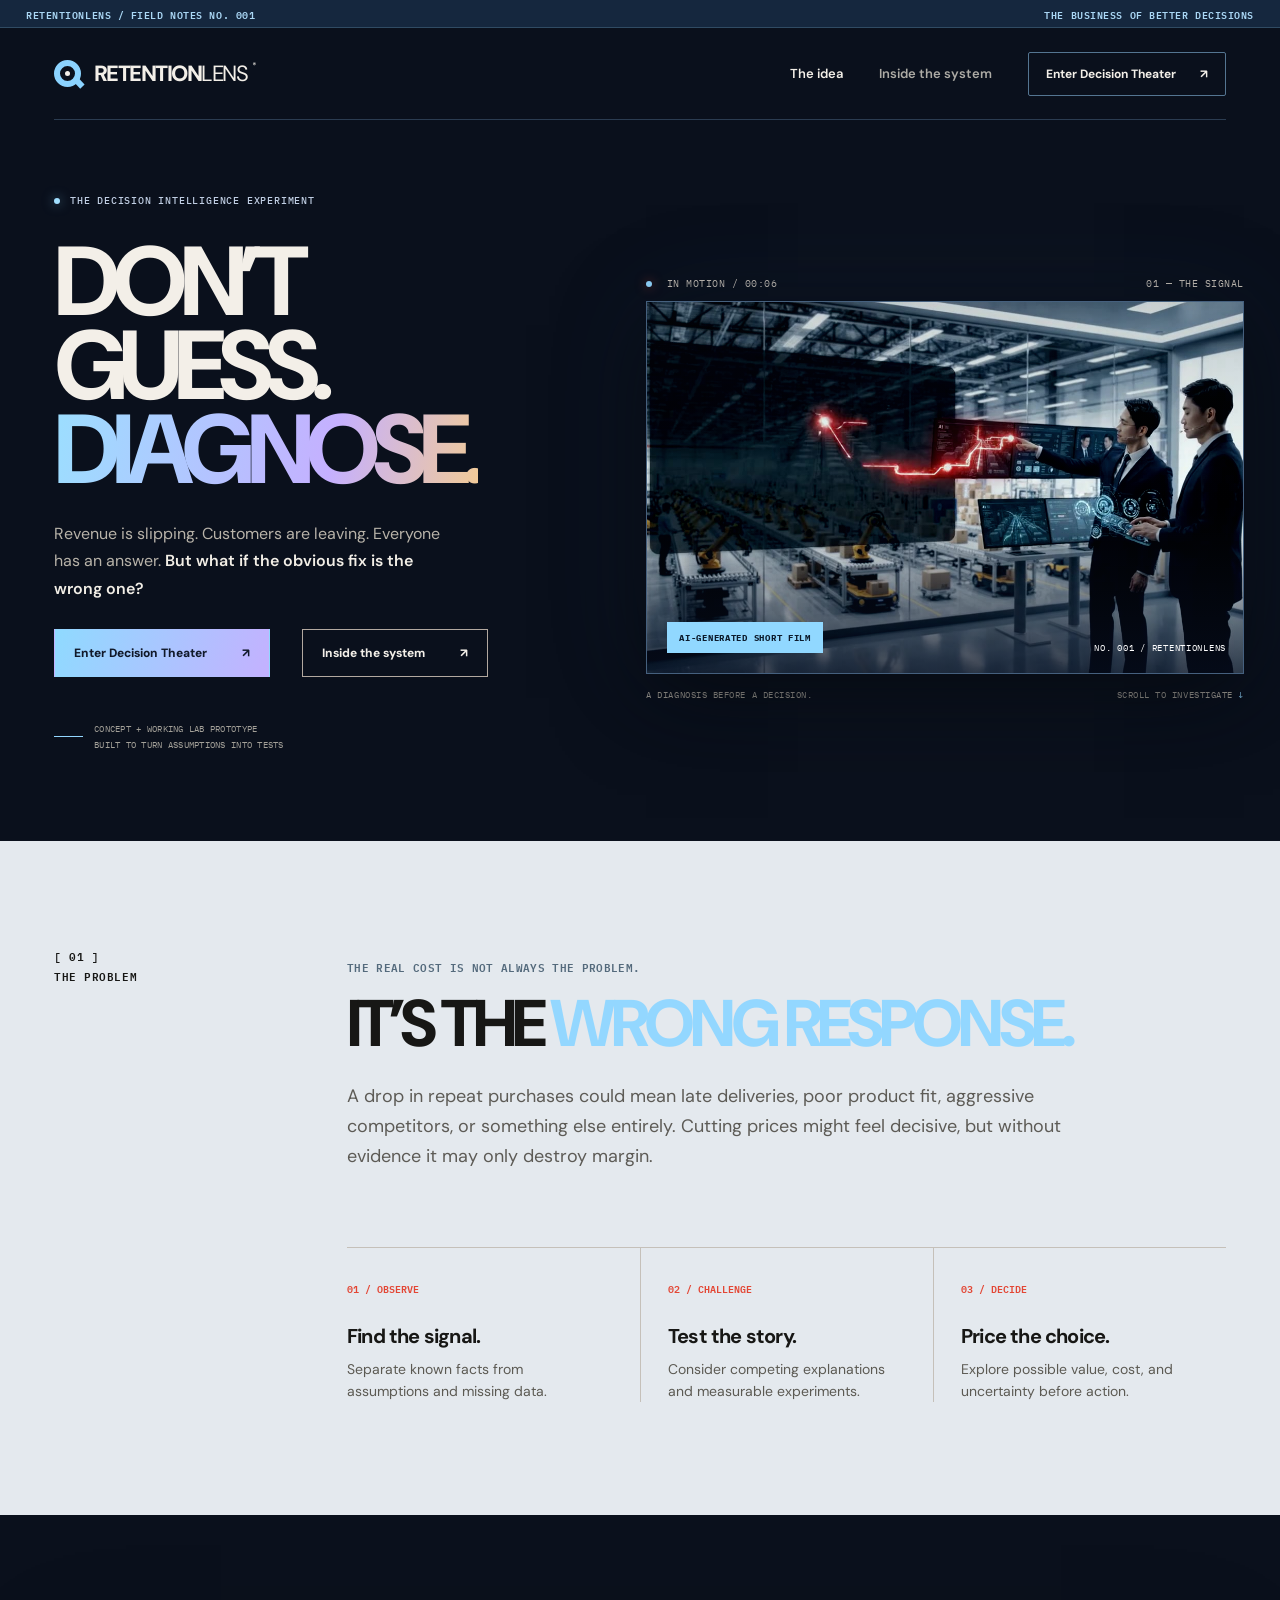
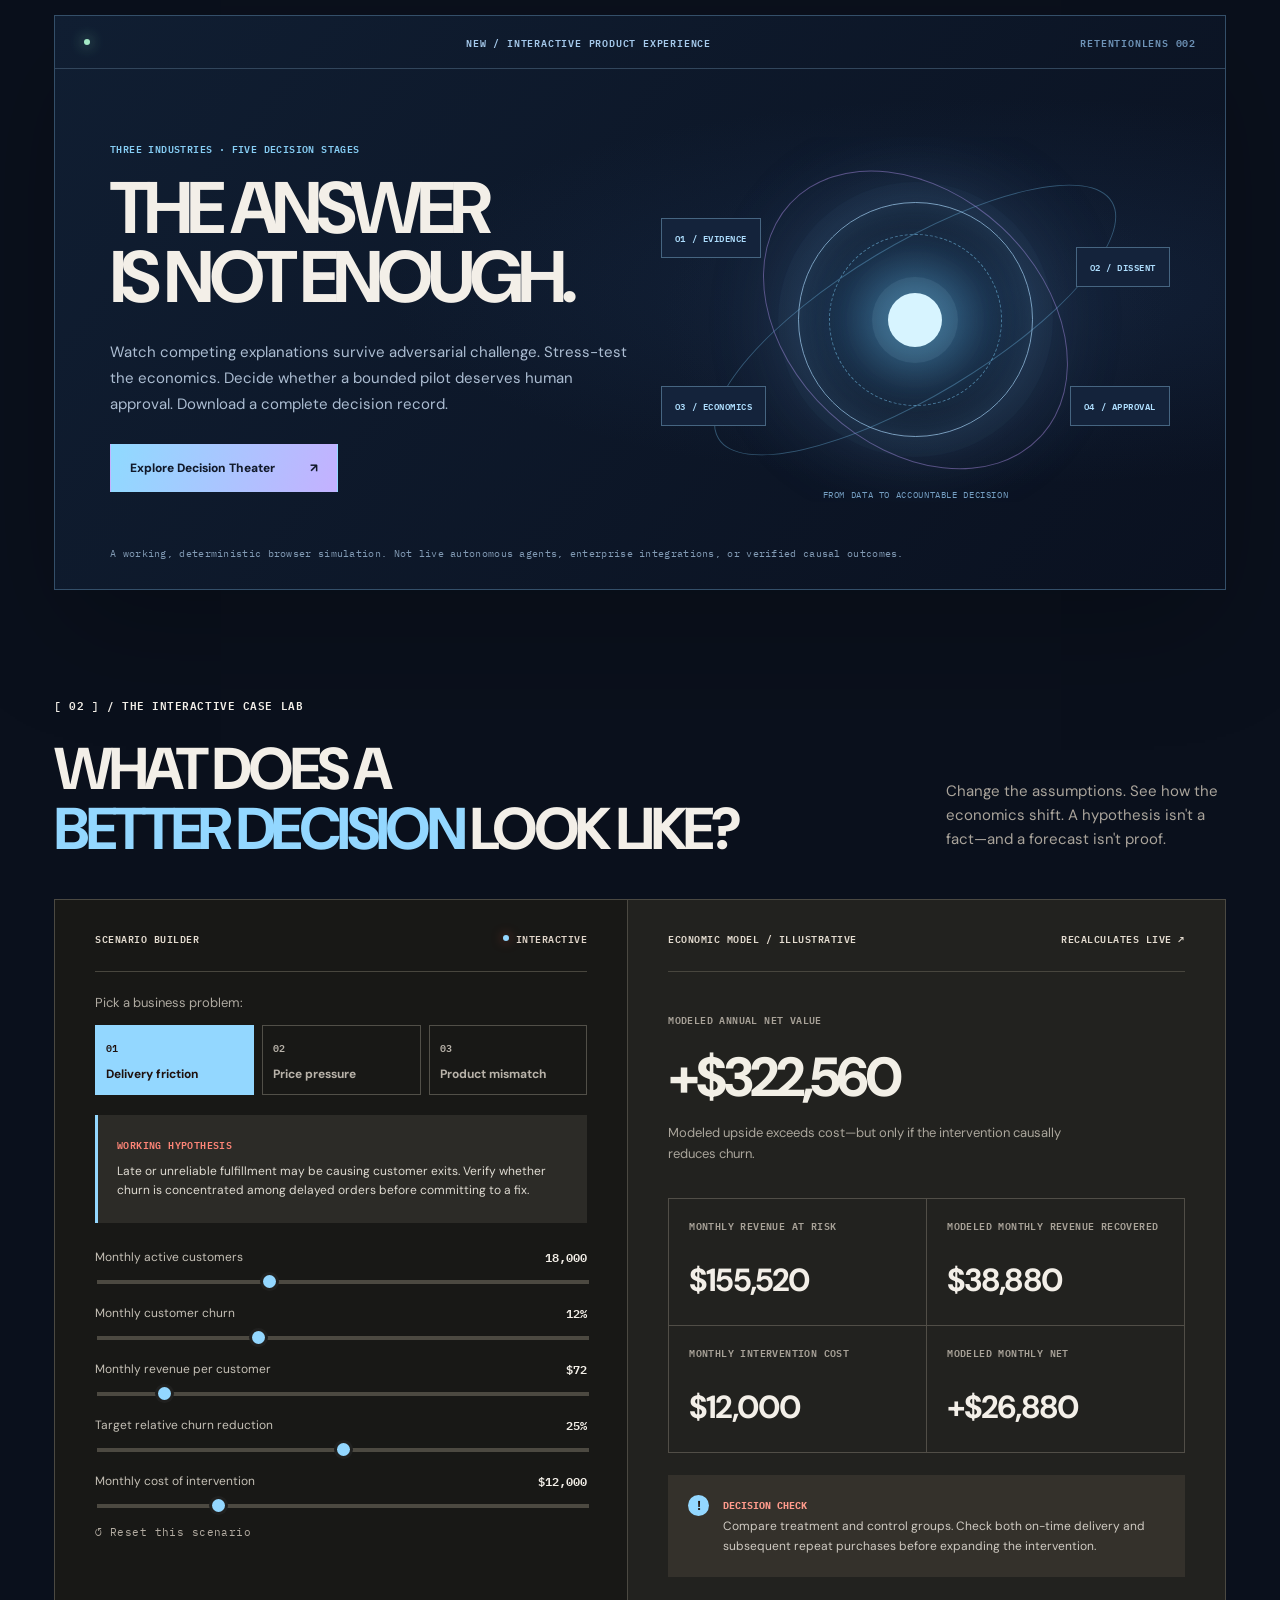
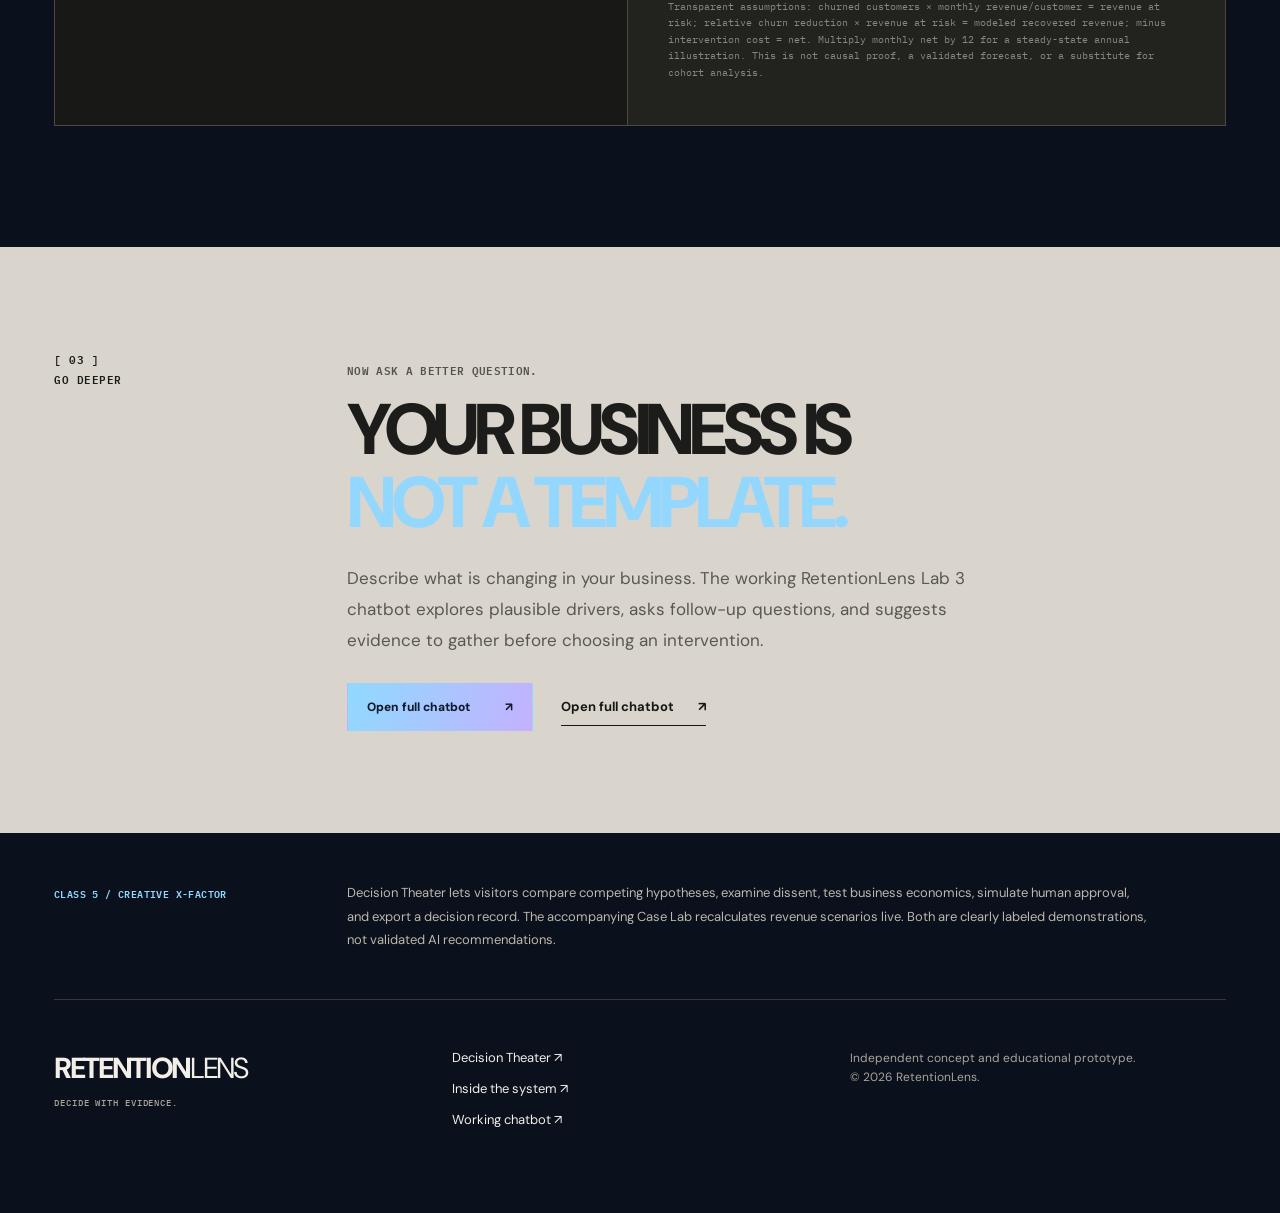
<file: index.html>
<!doctype html>
<html lang="en">
<head>
  <meta charset="utf-8">
  <meta name="viewport" content="width=device-width, initial-scale=1">
  <meta name="theme-color" content="#10100f">
  <meta name="description" content="RetentionLens is a business decision intelligence prototype that turns customer retention symptoms into testable hypotheses, economic trade-offs, and better decisions.">
  <meta property="og:title" content="RetentionLens — Stop guessing. Start diagnosing.">
  <meta property="og:description" content="A more disciplined way to understand business problems and test decisions before spending.">
  <meta property="og:image" content="assets/retentionlens-flow-poster-20261122.jpg">
  <title>RetentionLens — Stop guessing. Start diagnosing.</title>
  <link rel="icon" href="assets/favicon.svg" type="image/svg+xml">
  <link rel="preconnect" href="https://fonts.googleapis.com">
  <link rel="preconnect" href="https://fonts.gstatic.com" crossorigin>
  <link href="https://fonts.googleapis.com/css2?family=DM+Sans:wght@400;500;600;700;800&family=IBM+Plex+Mono:wght@400;500;600&display=swap" rel="stylesheet">
  <link rel="stylesheet" href="style.css"><link rel="stylesheet" href="premium.css">
  <script defer src="app.js"></script>
</head>
<body class="page-home">
  <div class="top-strip"><span>RETENTIONLENS / FIELD NOTES NO. 001</span><span>THE BUSINESS OF BETTER DECISIONS</span></div>
  <header class="site-header wrap">
    <a class="brand" href="index.html" aria-label="RetentionLens home"><span class="brand-mark" aria-hidden="true"><span></span></span><span>RETENTION<span class="brand-light">LENS</span><sup>®</sup></span></a>
    <nav class="main-nav" aria-label="Main navigation">
      <a class="nav-link active" href="index.html">The idea</a>
      <a class="nav-link" href="about.html">Inside the system</a>
      <a class="nav-action" href="theater.html">Enter Decision Theater <span aria-hidden="true">↗</span></a>
    </nav>
  </header>
  <main>
    <section class="hero wrap" aria-labelledby="hero-heading">
      <div class="hero-copy">
        <div class="eyebrow"><span class="signal-dot"></span> THE DECISION INTELLIGENCE EXPERIMENT</div>
        <h1 id="hero-heading">DON’T<br>GUESS.<br><span>DIAGNOSE.</span></h1>
        <p class="hero-sub">Revenue is slipping. Customers are leaving. Everyone has an answer. <strong>But what if the obvious fix is the wrong one?</strong></p>
        <div class="hero-actions">
          <a class="btn btn-accent" href="theater.html">Enter Decision Theater <span>↗</span></a>
          <a class="btn btn-outline" href="about.html">Inside the system <span>↗</span></a>
        </div>
        <div class="hero-foot"><span class="tiny-rule"></span><span>CONCEPT + WORKING LAB PROTOTYPE<br>BUILT TO TURN ASSUMPTIONS INTO TESTS</span></div>
      </div>
      <div class="hero-visual">
        <div class="video-header"><span><i class="live-indicator"></i> IN MOTION / 00:06</span><span>01 — THE SIGNAL</span></div>
        <div class="video-frame">
          <video class="hero-video" autoplay muted loop playsinline webkit-playsinline preload="auto" poster="assets/retentionlens-flow-poster-20261122.jpg" aria-label="AI-generated cinematic video of analysts identifying a workflow disruption in a high-tech warehouse">
            <source src="assets/retentionlens-flow-20261122.mp4" type="video/mp4">
            Your browser does not support HTML5 video.
          </video>
          <div class="video-gradient" aria-hidden="true"></div>
          <span class="film-tag">AI-GENERATED SHORT FILM</span>
          <span class="film-counter">NO. 001 / RETENTIONLENS</span>
        </div>
        <div class="video-caption"><span>A DIAGNOSIS BEFORE A DECISION.</span><span>SCROLL TO INVESTIGATE <span aria-hidden="true">↓</span></span></div>
      </div>
    </section>

    <section class="thesis-section" aria-labelledby="thesis-title">
      <div class="wrap thesis-layout">
        <div class="section-id">[ 01 ]<br>THE PROBLEM</div>
        <div class="thesis-content">
          <p class="kicker">THE REAL COST IS NOT ALWAYS THE PROBLEM.</p>
          <h2 id="thesis-title">IT’S THE <em>WRONG RESPONSE.</em></h2>
          <p class="thesis-description">A drop in repeat purchases could mean late deliveries, poor product fit, aggressive competitors, or something else entirely. Cutting prices might feel decisive, but without evidence it may only destroy margin.</p>
          <div class="three-steps">
            <article><span class="step-num">01 / OBSERVE</span><h3>Find the signal.</h3><p>Separate known facts from assumptions and missing data.</p></article>
            <article><span class="step-num">02 / CHALLENGE</span><h3>Test the story.</h3><p>Consider competing explanations and measurable experiments.</p></article>
            <article><span class="step-num">03 / DECIDE</span><h3>Price the choice.</h3><p>Explore possible value, cost, and uncertainty before action.</p></article>
          </div>
        </div>
      </div>
    </section>

    <section class="theater-spotlight wrap" aria-label="Decision Theater live prototype">
  <div class="spotlight-mark"><span class="spotlight-dot"></span> NEW / INTERACTIVE PRODUCT EXPERIENCE <span>RETENTIONLENS 002</span></div>
  <div class="spotlight-inner">
    <div><span class="micro-label">THREE INDUSTRIES · FIVE DECISION STAGES</span><h2>THE ANSWER<br>IS NOT ENOUGH.</h2><p>Watch competing explanations survive adversarial challenge. Stress-test the economics. Decide whether a bounded pilot deserves human approval. Download a complete decision record.</p><a class="btn btn-accent" href="theater.html">Explore Decision Theater <span>↗</span></a></div>
    <div class="spotlight-visual" aria-hidden="true"><div class="spotlight-orbit"><div class="spotlight-core"></div></div><span class="spotlabel l1">01 / EVIDENCE</span><span class="spotlabel l2">02 / DISSENT</span><span class="spotlabel l3">03 / ECONOMICS</span><span class="spotlabel l4">04 / APPROVAL</span><span class="spotlight-foot">FROM DATA TO ACCOUNTABLE DECISION</span></div>
  </div>
  <p class="spotlight-caveat">A working, deterministic browser simulation. Not live autonomous agents, enterprise integrations, or verified causal outcomes.</p>
</section>
<section class="case-section wrap" id="case-lab" aria-labelledby="case-title">
      <div class="case-heading">
        <div><div class="section-id in-flow">[ 02 ] / THE INTERACTIVE CASE LAB</div><h2 id="case-title">WHAT DOES A<br><em>BETTER DECISION</em> LOOK LIKE?</h2></div>
        <p>Change the assumptions. See how the economics shift. A hypothesis isn't a fact—and a forecast isn't proof.</p>
      </div>
      <div class="case-lab">
        <div class="lab-controls">
          <div class="lab-bar"><span>SCENARIO BUILDER</span><span class="lab-live"><span class="live-indicator"></span> INTERACTIVE</span></div>
          <p class="lab-instruction">Pick a business problem:</p>
          <div class="scenario-tabs" role="group" aria-label="Choose business scenario">
            <button type="button" class="scenario-tab selected" data-scenario="delivery" aria-pressed="true">01 <span>Delivery friction</span></button>
            <button type="button" class="scenario-tab" data-scenario="price" aria-pressed="false">02 <span>Price pressure</span></button>
            <button type="button" class="scenario-tab" data-scenario="product" aria-pressed="false">03 <span>Product mismatch</span></button>
          </div>
          <div class="diagnosis" aria-live="polite"><span class="micro-label">WORKING HYPOTHESIS</span><p id="hypothesis-text">Late or unreliable fulfillment may be causing customer exits. Verify whether churn is concentrated among delayed orders before committing to a fix.</p></div>
          <div class="control-stack">
            <label class="range-control" for="customers"><span>Monthly active customers</span><output id="customers-value" for="customers">18,000</output><input id="customers" type="range" min="1000" max="50000" step="1000" value="18000"></label>
            <label class="range-control" for="churn"><span>Monthly customer churn</span><output id="churn-value" for="churn">12%</output><input id="churn" type="range" min="1" max="35" step="1" value="12"></label>
            <label class="range-control" for="revenue"><span>Monthly revenue per customer</span><output id="revenue-value" for="revenue">$72</output><input id="revenue" type="range" min="10" max="500" step="2" value="72"></label>
            <label class="range-control" for="improvement"><span>Target relative churn reduction</span><output id="improvement-value" for="improvement">25%</output><input id="improvement" type="range" min="0" max="50" step="1" value="25"></label>
            <label class="range-control" for="cost"><span>Monthly cost of intervention</span><output id="cost-value" for="cost">$12,000</output><input id="cost" type="range" min="0" max="50000" step="500" value="12000"></label>
          </div>
          <button class="reset-button" type="button" id="reset-scenario">↺ Reset this scenario</button>
        </div>
        <div class="lab-results">
          <div class="lab-bar invert"><span>ECONOMIC MODEL / ILLUSTRATIVE</span><span>RECALCULATES LIVE <span aria-hidden="true">↗</span></span></div>
          <div class="result-primary"><span class="micro-label">MODELED ANNUAL NET VALUE</span><strong id="net-value" aria-live="polite">+$322,560</strong><p id="verdict">Potentially attractive economics—but only if the intervention causally reduces churn.</p></div>
          <div class="result-grid"><div><span class="micro-label">MONTHLY REVENUE AT RISK</span><strong id="at-risk">$155,520</strong></div><div><span class="micro-label">MODELED MONTHLY REVENUE RECOVERED</span><strong id="recovered">$38,880</strong></div><div><span class="micro-label">MONTHLY INTERVENTION COST</span><strong id="cost-result">$12,000</strong></div><div><span class="micro-label">MODELED MONTHLY NET</span><strong id="net-monthly">+$26,880</strong></div></div>
          <div class="decision-note"><span class="decision-icon">!</span><p><b>DECISION CHECK</b><br><span id="decision-check">Do not roll out based on this calculator. First compare treatment and control groups, then measure repeat purchase and delivery performance.</span></p></div>
          <p class="model-note">Transparent assumptions: churned customers × monthly revenue/customer = revenue at risk; relative churn reduction × revenue at risk = modeled recovered revenue; minus intervention cost = net. Multiply monthly net by 12 for a steady-state annual illustration. This is not causal proof, a validated forecast, or a substitute for cohort analysis.</p>
        </div>
      </div>
    </section>

    <section class="conversation-section">
      <div class="wrap conversation-grid"><div class="section-id">[ 03 ]<br>GO DEEPER</div><div><p class="kicker">NOW ASK A BETTER QUESTION.</p><h2>YOUR BUSINESS IS<br><em>NOT A TEMPLATE.</em></h2><p>Describe what is changing in your business. The working RetentionLens Lab 3 chatbot explores plausible drivers, asks follow-up questions, and suggests evidence to gather before choosing an intervention.</p><div class="conversation-actions"><a class="btn btn-accent" href="https://share.chatling.ai/s/cf9R9Zi2D7esy25" target="_blank" rel="noopener noreferrer">Open full chatbot <span>↗</span></a><a class="text-button" target="_blank" rel="noopener noreferrer" href="https://share.chatling.ai/s/cf9R9Zi2D7esy25">Open full chatbot <span>↗</span></a></div></div></div>
    </section>

    <section class="x-factor-footer wrap" aria-labelledby="xfactor-title"><span class="micro-label" id="xfactor-title">CLASS 5 / CREATIVE X-FACTOR</span><p>Decision Theater lets visitors compare competing hypotheses, examine dissent, test business economics, simulate human approval, and export a decision record. The accompanying Case Lab recalculates revenue scenarios live. Both are clearly labeled demonstrations, not validated AI recommendations.</p></section>
  </main>
  <footer class="site-footer"><div class="wrap footer-row"><div class="footer-brand">RETENTION<span>LENS</span><small>DECIDE WITH EVIDENCE.</small></div><div><a href="theater.html">Decision Theater ↗</a><a href="about.html">Inside the system ↗</a><a href="https://share.chatling.ai/s/cf9R9Zi2D7esy25" target="_blank" rel="noopener noreferrer">Working chatbot ↗</a></div><p>Independent concept and educational prototype.<br>© 2026 RetentionLens.</p></div></footer>
  
  
  <!-- Official Chatling website widget for RetentionLens / Lab 3. -->
  <script> window.chtlConfig = { chatbotId: "1572751414" } </script>
<script async data-id="1572751414" id="chtl-script" type="text/javascript" src="https://chatling.ai/js/embed.js"></script>
</body>
</html>
</file>
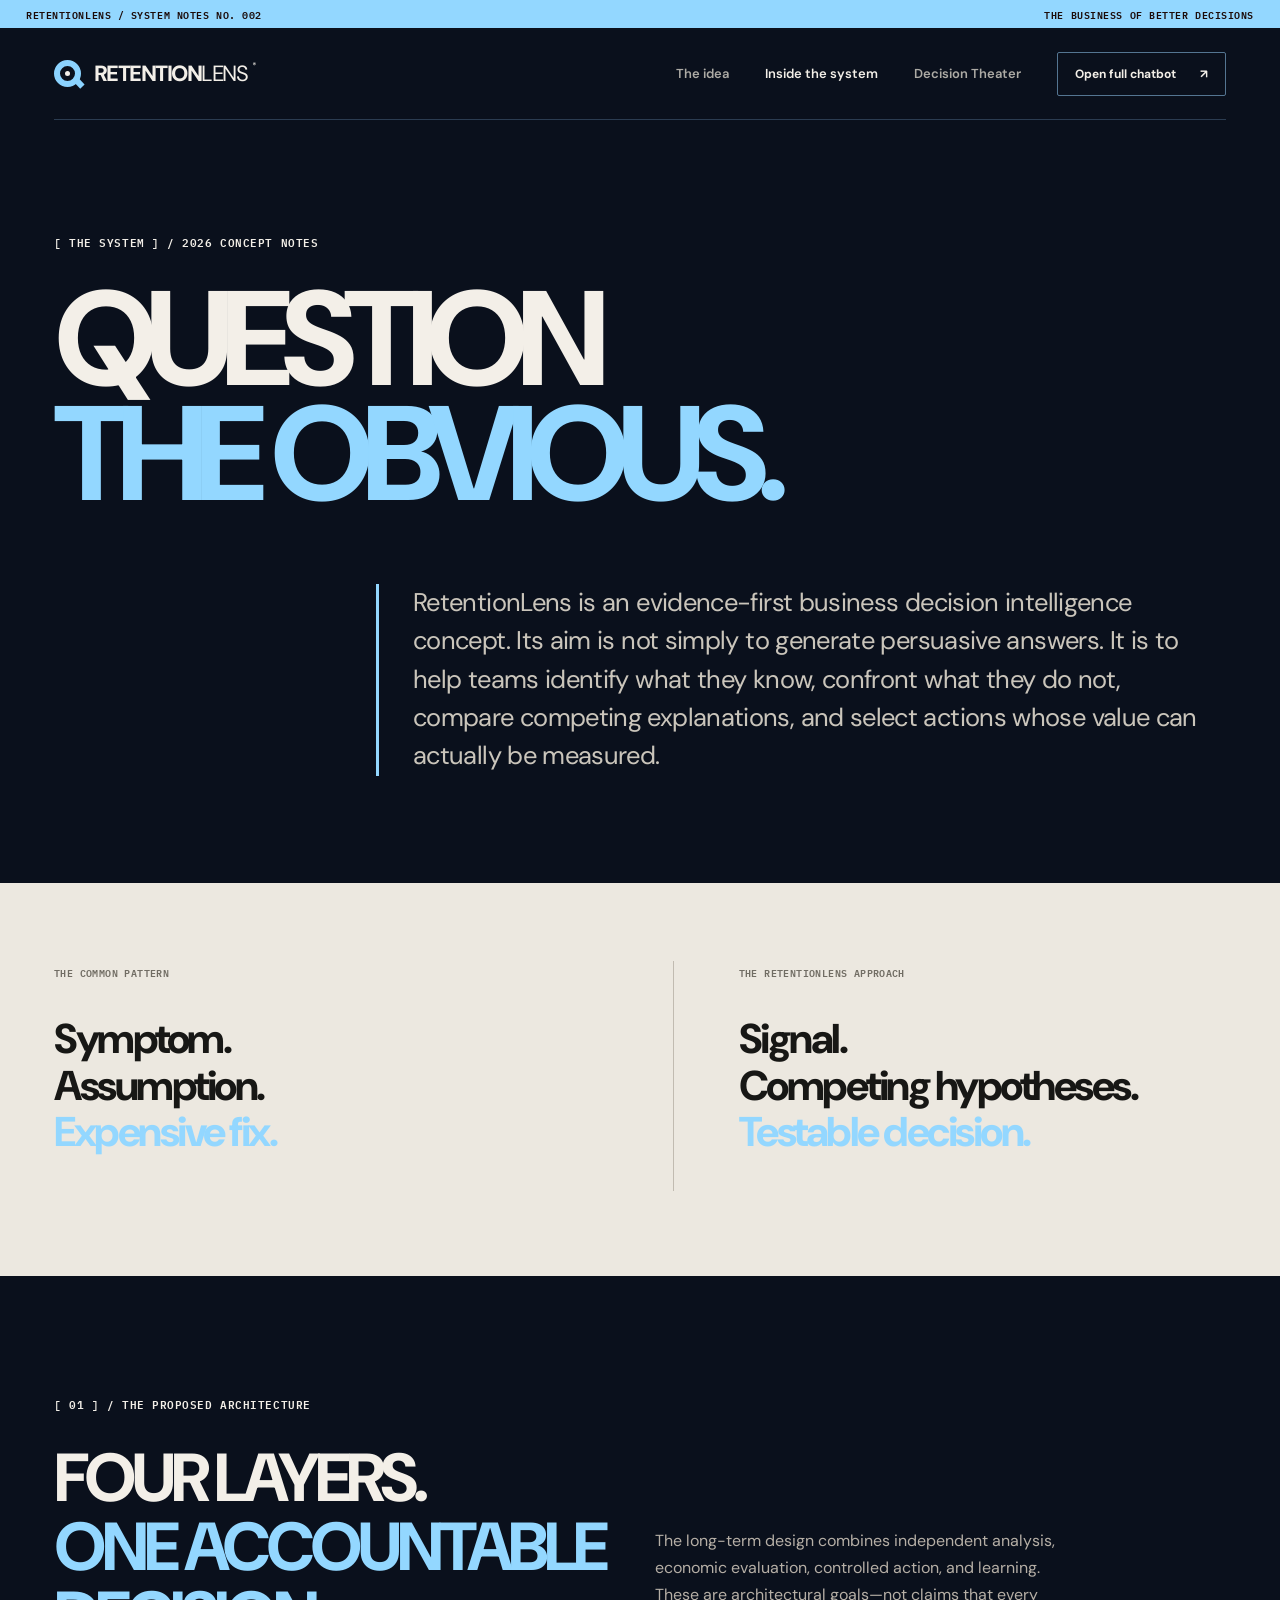
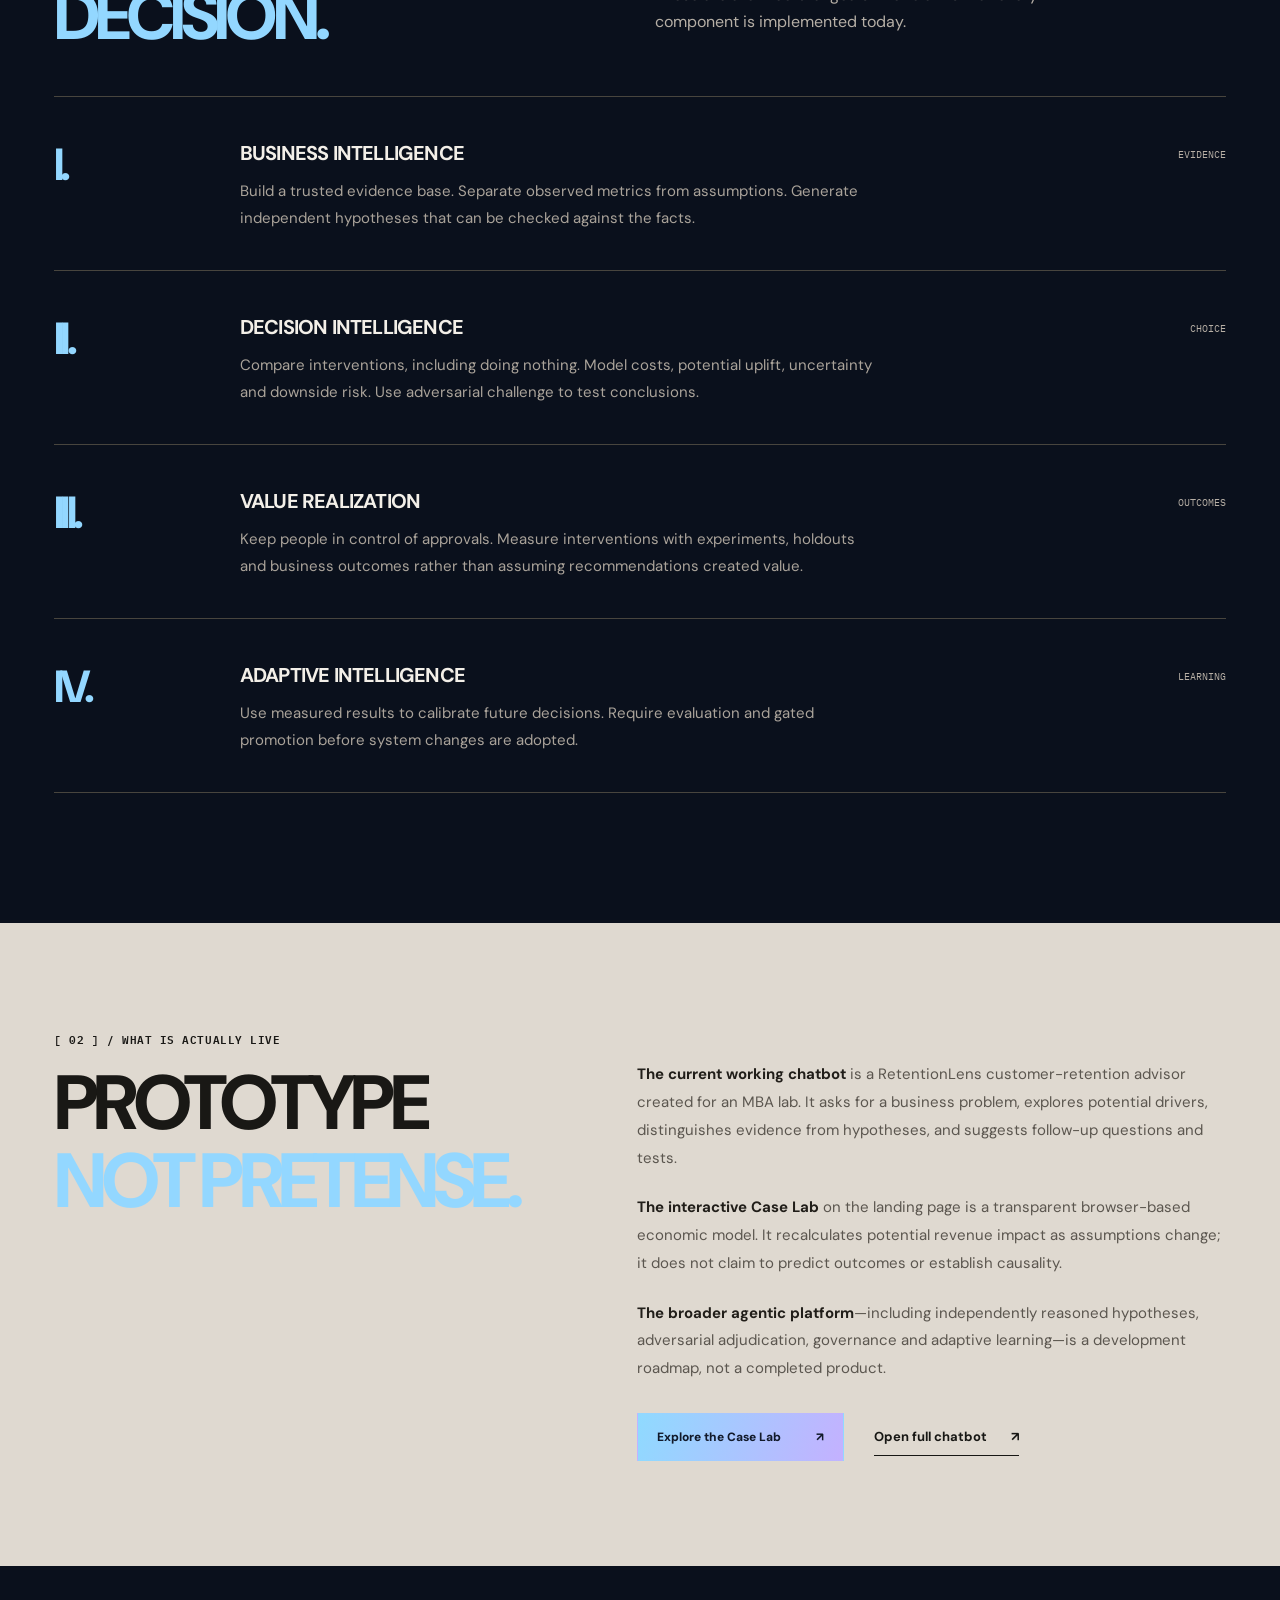
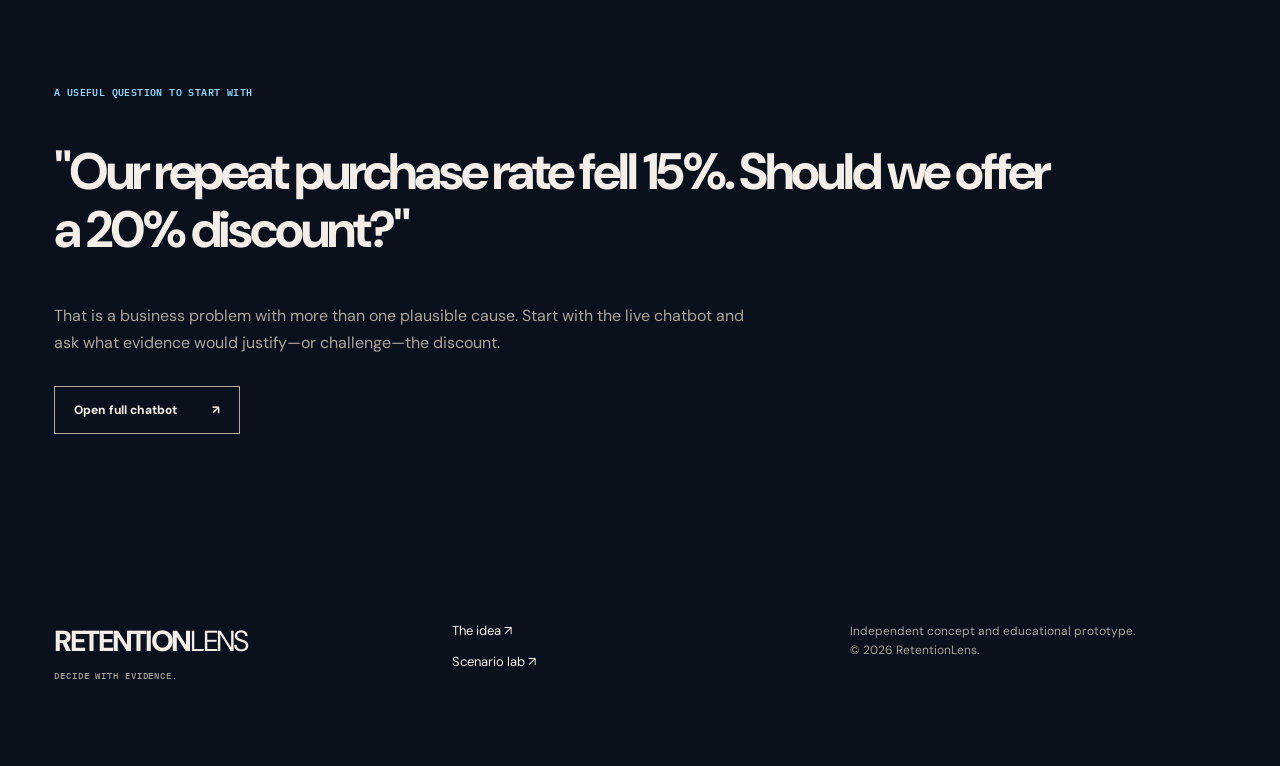
<file: about.html>
<!doctype html>
<html lang="en">
<head>
  <meta charset="utf-8"><meta name="viewport" content="width=device-width, initial-scale=1"><meta name="theme-color" content="#10100f">
  <meta name="description" content="Explore the RetentionLens business decision intelligence concept, current prototype, future multi-agent architecture, and evidence-first approach.">
  <title>Inside the System — RetentionLens</title>
  <link rel="icon" href="assets/favicon.svg" type="image/svg+xml">
  <link rel="preconnect" href="https://fonts.googleapis.com"><link rel="preconnect" href="https://fonts.gstatic.com" crossorigin><link href="https://fonts.googleapis.com/css2?family=DM+Sans:wght@400;500;600;700;800&family=IBM+Plex+Mono:wght@400;500;600&display=swap" rel="stylesheet">
  <link rel="stylesheet" href="style.css"><link rel="stylesheet" href="premium.css"><script defer src="app.js"></script>
</head>
<body class="page-about">
  <div class="top-strip"><span>RETENTIONLENS / SYSTEM NOTES NO. 002</span><span>THE BUSINESS OF BETTER DECISIONS</span></div>
  <header class="site-header wrap"><a class="brand" href="index.html" aria-label="RetentionLens home"><span class="brand-mark" aria-hidden="true"><span></span></span><span>RETENTION<span class="brand-light">LENS</span><sup>®</sup></span></a><nav class="main-nav" aria-label="Main navigation"><a class="nav-link" href="index.html">The idea</a><a class="nav-link active" href="about.html">Inside the system</a><a class="nav-link" href="theater.html">Decision Theater</a><a class="nav-action link-button" href="https://share.chatling.ai/s/cf9R9Zi2D7esy25" target="_blank" rel="noopener noreferrer">Open full chatbot <span>↗</span></a></nav></header>
  <main>
    <section class="about-hero wrap"><div class="section-id in-flow">[ THE SYSTEM ] / 2026 CONCEPT NOTES</div><h1>QUESTION<br><span>THE OBVIOUS.</span></h1><div class="about-lede"><span class="thin-vertical"></span><p>RetentionLens is an evidence-first business decision intelligence concept. Its aim is not simply to generate persuasive answers. It is to help teams identify what they know, confront what they do not, compare competing explanations, and select actions whose value can actually be measured.</p></div></section>
    <section class="about-contrast"><div class="wrap contrast-grid"><div><span class="micro-label">THE COMMON PATTERN</span><h2>Symptom.<br>Assumption.<br><i>Expensive fix.</i></h2></div><div><span class="micro-label">THE RETENTIONLENS APPROACH</span><h2>Signal.<br>Competing hypotheses.<br><i>Testable decision.</i></h2></div></div></section>
    <section class="inside wrap" aria-labelledby="architecture-title"><div class="inside-heading"><span class="section-id in-flow">[ 01 ] / THE PROPOSED ARCHITECTURE</span><h2 id="architecture-title">FOUR LAYERS.<br><em>ONE ACCOUNTABLE DECISION.</em></h2><p>The long-term design combines independent analysis, economic evaluation, controlled action, and learning. These are architectural goals—not claims that every component is implemented today.</p></div>
      <div class="architecture-grid"><article class="architecture-item"><span class="arch-no">I.</span><div><h3>BUSINESS INTELLIGENCE</h3><p>Build a trusted evidence base. Separate observed metrics from assumptions. Generate independent hypotheses that can be checked against the facts.</p></div><span class="arch-label">EVIDENCE</span></article><article class="architecture-item"><span class="arch-no">II.</span><div><h3>DECISION INTELLIGENCE</h3><p>Compare interventions, including doing nothing. Model costs, potential uplift, uncertainty and downside risk. Use adversarial challenge to test conclusions.</p></div><span class="arch-label">CHOICE</span></article><article class="architecture-item"><span class="arch-no">III.</span><div><h3>VALUE REALIZATION</h3><p>Keep people in control of approvals. Measure interventions with experiments, holdouts and business outcomes rather than assuming recommendations created value.</p></div><span class="arch-label">OUTCOMES</span></article><article class="architecture-item"><span class="arch-no">IV.</span><div><h3>ADAPTIVE INTELLIGENCE</h3><p>Use measured results to calibrate future decisions. Require evaluation and gated promotion before system changes are adopted.</p></div><span class="arch-label">LEARNING</span></article></div>
    </section>
    <section class="prototype-section"><div class="wrap prototype-grid"><div><span class="section-id in-flow">[ 02 ] / WHAT IS ACTUALLY LIVE</span><h2>PROTOTYPE<br><em>NOT PRETENSE.</em></h2></div><div><p><b>The current working chatbot</b> is a RetentionLens customer-retention advisor created for an MBA lab. It asks for a business problem, explores potential drivers, distinguishes evidence from hypotheses, and suggests follow-up questions and tests.</p><p><b>The interactive Case Lab</b> on the landing page is a transparent browser-based economic model. It recalculates potential revenue impact as assumptions change; it does not claim to predict outcomes or establish causality.</p><p><b>The broader agentic platform</b>—including independently reasoned hypotheses, adversarial adjudication, governance and adaptive learning—is a development roadmap, not a completed product.</p><div class="prototype-actions"><a class="btn btn-accent" href="index.html#case-lab">Explore the Case Lab <span>↗</span></a><a class="text-button link-button" href="https://share.chatling.ai/s/cf9R9Zi2D7esy25" target="_blank" rel="noopener noreferrer">Open full chatbot <span>↗</span></a></div></div></div></section>
    <section class="about-last wrap"><span class="micro-label">A USEFUL QUESTION TO START WITH</span><h2>"Our repeat purchase rate fell 15%. Should we offer a 20% discount?"</h2><p>That is a business problem with more than one plausible cause. Start with the live chatbot and ask what evidence would justify—or challenge—the discount.</p><a class="btn btn-outline" href="https://share.chatling.ai/s/cf9R9Zi2D7esy25" target="_blank" rel="noopener noreferrer">Open full chatbot <span>↗</span></a></section>
  </main>
  <footer class="site-footer"><div class="wrap footer-row"><div class="footer-brand">RETENTION<span>LENS</span><small>DECIDE WITH EVIDENCE.</small></div><div><a href="index.html">The idea ↗</a><a href="index.html#case-lab">Scenario lab ↗</a></div><p>Independent concept and educational prototype.<br>© 2026 RetentionLens.</p></div></footer>
  
  
  <!-- Official Chatling website widget for RetentionLens / Lab 3. -->
  <script> window.chtlConfig = { chatbotId: "1572751414" } </script>
<script async data-id="1572751414" id="chtl-script" type="text/javascript" src="https://chatling.ai/js/embed.js"></script>
</body>
</html>
</file>
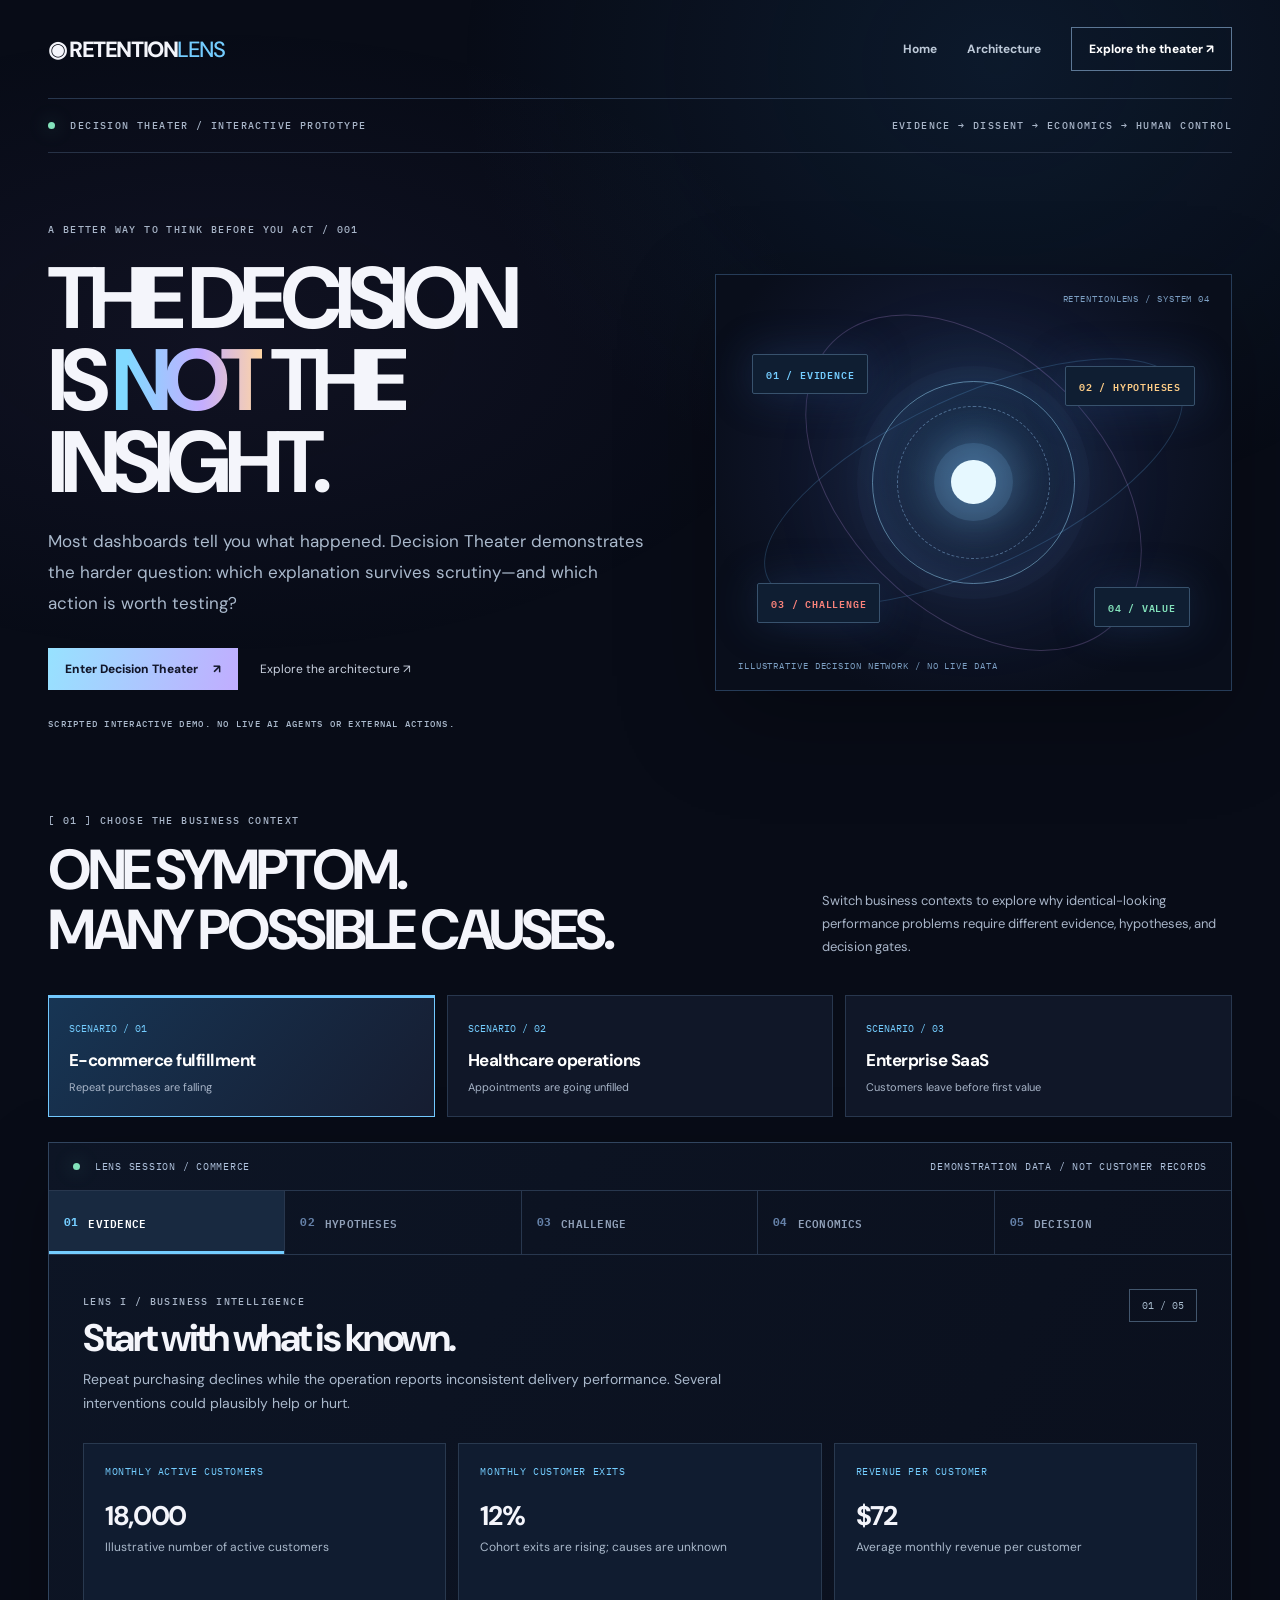
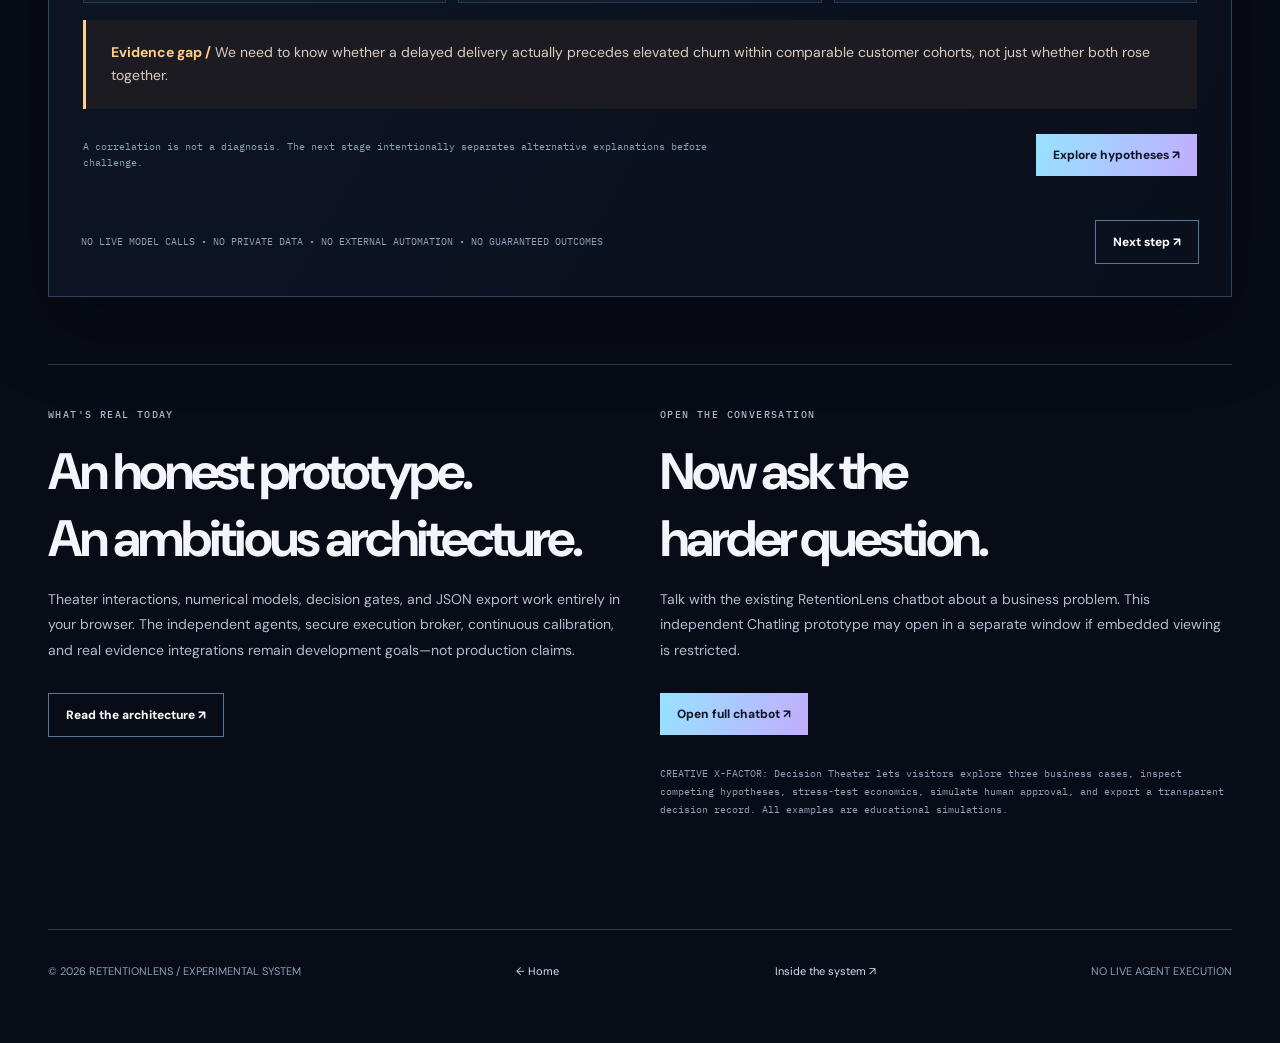
<file: theater.html>
<!doctype html>
<html lang="en">
<head>
<meta charset="utf-8"><meta name="viewport" content="width=device-width,initial-scale=1">
<meta name="theme-color" content="#080d1a">
<meta name="description" content="RetentionLens Decision Theater: an interactive, transparent business decision simulation demonstrating independent hypotheses, adversarial review, and evidence-based economics.">
<title>Decision Theater — RetentionLens</title>
<link rel="icon" href="assets/favicon.svg" type="image/svg+xml">
<link rel="preconnect" href="https://fonts.googleapis.com">
<link href="https://fonts.googleapis.com/css2?family=DM+Sans:wght@400;500;600;700;800&family=IBM+Plex+Mono:wght@400;500;600&display=swap" rel="stylesheet">
<style>
:root{--bg:#080c17;--panel:#101829;--panel2:#0e1424;--line:#28374e;--white:#f4f5fb;--muted:#a8b5c8;--faint:#6e7f9b;--blue:#74cdff;--gold:#ffce87;--red:#fa837b;--green:#83e2bb;--font:'DM Sans',Arial,sans-serif;--mono:'IBM Plex Mono',monospace}
*{box-sizing:border-box}html{scroll-behavior:smooth}body{margin:0;background:var(--bg);color:var(--white);font-family:var(--font);-webkit-font-smoothing:antialiased}a{color:inherit;text-decoration:none}button,input{font:inherit}button{cursor:pointer}button:focus-visible,a:focus-visible,input:focus-visible{outline:3px solid #ffce87;outline-offset:4px}button:disabled{cursor:not-allowed;opacity:.45}
body:before{content:"";position:fixed;inset:0;pointer-events:none;background:radial-gradient(ellipse at 78% 7%,#1b497439,transparent 38%),radial-gradient(ellipse at 17% 38%,#7d5bb313,transparent 40%);z-index:-1}
.shell{max-width:1420px;margin:0 auto;width:calc(100% - 96px)}.micro{font:500 10px var(--mono);letter-spacing:.14em;color:var(--muted)}.dot{display:inline-block;width:7px;height:7px;border-radius:50%;background:var(--green);box-shadow:0 0 20px #83e2bb70;margin-right:8px}
header{display:flex;align-items:center;justify-content:space-between;gap:16px;border-bottom:1px solid var(--line);padding:27px 0}header .logo{font-weight:800;font-size:22px;letter-spacing:-.065em}header .logo span{color:var(--blue);font-weight:500}header nav{display:flex;align-items:center;gap:30px;font-size:12px;font-weight:700}header nav a:not(.nav-cta){color:#bdc9d8}header nav a:hover{color:white}.nav-cta,.button{border:1px solid #5c7795;color:white;padding:13px 17px;display:inline-flex;gap:15px;align-items:center;font-size:12px;font-weight:800;background:transparent}.button.primary{background:linear-gradient(105deg,#97e2ff,#c1adff);color:#111529;border:0}.button:hover,.nav-cta:hover{filter:brightness(1.15)}.top-line{padding:20px 0;display:flex;justify-content:space-between;gap:20px;border-bottom:1px solid #273246}
.hero{display:grid;grid-template-columns:minmax(0,1.1fr) minmax(0,.9fr);gap:35px;align-items:center;padding:70px 0 68px}.hero h1{font-size:clamp(57px,6.8vw,106px);line-height:.94;letter-spacing:-.085em;margin:22px 0 23px}.hero h1 em{font-style:normal;background:linear-gradient(90deg,#81d9ff 10%,#c4adff 60%,#ffd5a4);color:transparent;background-clip:text}.hero p{max-width:600px;font-size:17px;line-height:1.8;color:#abbacd}.hero .hero-actions{display:flex;gap:22px;align-items:center;margin-top:30px;flex-wrap:wrap}.hero .hero-actions .minor{font-size:12px;color:#c9d1df}.hero .hero-actions .minor:hover{color:white}
.orbit-scene{aspect-ratio:1.24;position:relative;isolation:isolate;min-height:340px;display:grid;place-items:center;overflow:hidden;border:1px solid #263c58;background:radial-gradient(ellipse at 50% 42%,#25477380 0%,#10172d 39%,#090e1b 76%);box-shadow:0 30px 90px #0004}.orbit-scene:before,.orbit-scene:after{content:"";position:absolute;border-radius:50%;border:1px solid #69c2fc35;transform:rotate(-25deg);width:88%;height:41%;z-index:-1}.orbit-scene:after{transform:rotate(45deg);border-color:#d4a4ff39;width:77%;height:62%}.lens{height:49%;aspect-ratio:1;border:1px solid #99d9ff8a;border-radius:50%;box-shadow:inset 8px -7px 50px #70b0ff31,0 0 0 15px #75adff08,0 0 110px #78adff25;display:grid;place-items:center;position:relative;animation:float 7s ease-in-out infinite}.lens:before{content:"";inset:12%;border:1px dashed #a0d2ff6a;position:absolute;border-radius:50%;animation:spin 30s linear infinite}.lens:after{content:"";height:22%;aspect-ratio:1;border-radius:50%;background:#e6f8ff;box-shadow:0 0 0 17px #84c9ff25,0 0 55px 25px #84c9ff63;position:absolute}.orbit-node{position:absolute;background:#0f1e32;border:1px solid #38526d;box-shadow:0 0 40px #2544736a;padding:10px 13px;font:600 10px var(--mono);letter-spacing:.08em;border-radius:2px}.n1{left:7%;top:19%;color:var(--blue)}.n2{right:7%;top:22%;color:var(--gold)}.n3{left:8%;bottom:16%;color:var(--red)}.n4{right:8%;bottom:15%;color:var(--green)}.orbit-hud{position:absolute;left:22px;bottom:19px;color:#7c9fc3;font:9px var(--mono);letter-spacing:.1em}.orbit-title{position:absolute;right:21px;top:18px;color:#7c9fc3;font:9px var(--mono);letter-spacing:.1em}
@keyframes float{50%{transform:translateY(-9px)}}@keyframes spin{to{transform:rotate(360deg)}}
.section-head{display:flex;align-items:end;justify-content:space-between;gap:30px;margin:5px 0 23px}.section-head h2{font-size:clamp(38px,4.4vw,64px);letter-spacing:-.07em;line-height:1.05;margin:13px 0}.section-head p{max-width:410px;font-size:13px;line-height:1.75;color:var(--muted)}
.case-picker{display:grid;grid-template-columns:repeat(3,1fr);gap:12px;margin-bottom:25px}.case-option{border:1px solid var(--line);background:#101728;color:white;text-align:left;min-height:111px;padding:20px;transition:background .25s,border-color .25s;position:relative}.case-option:hover{border-color:#7ba9cf}.case-option[aria-pressed="true"]{background:linear-gradient(130deg,#173554,#161d31);border-color:#72c9ff;box-shadow:inset 0 2px 0 #72c9ff}.case-option .case-index{font:10px var(--mono);color:var(--blue)}.case-option strong{display:block;font-size:17px;letter-spacing:-.03em;margin:12px 0 4px}.case-option small{font-size:11px;color:var(--muted)}
.theater-frame{border:1px solid #31455f;background:linear-gradient(120deg,#0d1525,#0a0f1c);box-shadow:0 30px 75px #0004;margin-bottom:67px}.theater-bar{display:flex;justify-content:space-between;align-items:center;gap:16px;padding:17px 24px;border-bottom:1px solid var(--line);font:10px var(--mono);letter-spacing:.075em;color:#afc2dd}.stages{display:grid;grid-template-columns:repeat(5,1fr);border-bottom:1px solid var(--line)}.stage-btn{padding:22px 15px;text-align:left;border:0;border-right:1px solid var(--line);background:transparent;color:#91a1b9;display:flex;gap:10px;align-items:center;font:600 11px var(--mono);letter-spacing:.02em}.stage-btn:last-child{border-right:0}.stage-btn b{font-size:11px;color:#6581a8}.stage-btn[aria-selected="true"]{color:white;background:#182940;box-shadow:inset 0 -3px 0 var(--blue)}.stage-btn[aria-selected="true"] b{color:var(--blue)}
.stage{display:none;padding:34px;min-height:500px}.stage.active{display:block}.stage-top{display:flex;align-items:start;justify-content:space-between;gap:20px;margin-bottom:27px}.stage-top h3{font-size:clamp(30px,3vw,46px);letter-spacing:-.065em;line-height:1.05;margin:8px 0 10px}.stage-top p{max-width:690px;line-height:1.7;color:#aab9cc;font-size:14px;margin:0}.stage-tag{padding:9px 12px;border:1px solid #42566d;color:#a9bdcf;white-space:nowrap;font:10px var(--mono)}.facts{display:grid;grid-template-columns:repeat(3,1fr);gap:12px}.fact{border:1px solid #29394f;background:#101c30;padding:21px;min-height:160px}.fact i,.fact small{display:block;font:10px var(--mono);font-style:normal;color:var(--blue);letter-spacing:.06em}.fact strong{display:block;font-size:27px;letter-spacing:-.05em;margin:20px 0 5px}.fact p{color:#a9b8ca;font-size:12px;line-height:1.6;margin:0}.case-statement{padding:21px 25px;border-left:3px solid var(--gold);background:#1d1b22;margin-top:17px;color:#dacdc0;font-size:14px;line-height:1.7}.case-statement b{color:var(--gold)}.evidence-foot{display:flex;align-items:center;justify-content:space-between;gap:20px;margin-top:25px}.caution{font:10px var(--mono);color:#8fa0b7;line-height:1.65;max-width:640px}.hypotheses{display:grid;grid-template-columns:repeat(3,1fr);gap:12px}.hypothesis{padding:23px;background:#121e31;border:1px solid #30435e;position:relative;min-height:270px;overflow:hidden}.hypothesis .analyst{display:block;font:10px var(--mono);color:var(--blue);letter-spacing:.08em;margin-bottom:17px}.hypothesis h4{font-size:21px;margin:0 0 14px;letter-spacing:-.04em}.hypothesis p{font-size:12px;line-height:1.7;color:#b7c7d9}.hypothesis .hyp-detail{filter:blur(10px);opacity:.26;transition:filter .25s,opacity .25s;user-select:none}.hypothesis.revealed .hyp-detail{filter:none;opacity:1;user-select:auto}.hypothesis .sealed{position:absolute;inset:75px 12px 20px;display:grid;place-items:center;text-align:center;font:10px var(--mono);letter-spacing:.1em;color:#b1c8e5;background:#101727bd}.hypothesis.revealed .sealed{display:none}.hypothesis small{font:9px var(--mono);color:var(--gold);letter-spacing:.06em}.row-between{display:flex;align-items:center;justify-content:space-between;gap:20px;margin-top:23px;flex-wrap:wrap}.notice{color:var(--muted);font-size:12px;line-height:1.7;max-width:700px}.challenge-grid{display:grid;grid-template-columns:1fr 1fr;gap:13px}.challenge-card{background:#121b2e;border:1px solid #304158;padding:25px}.challenge-card .role{font:10px var(--mono);letter-spacing:.08em;color:var(--red)}.challenge-card .role.judge{color:var(--gold)}.challenge-card h4{font-size:20px;letter-spacing:-.04em;margin:13px 0}.challenge-card p{font-size:13px;line-height:1.7;color:#afc0d3}.challenge-card .question{padding:16px;margin-top:18px;background:#0c1220;border-left:2px solid #c78d84;color:#d8b5b1;font-size:12px}.gate{margin-top:16px;padding:23px;border:1px solid #435975;background:#19273b}.gate b{color:var(--gold)}.gate p{margin:7px 0 0;color:#c3cfdb;font-size:12px;line-height:1.7}
.econ-grid{display:grid;grid-template-columns:45% 1fr;gap:20px}.control-panel{border:1px solid #304158;background:#121d31;padding:25px}.control{margin:0 0 26px}.control:last-child{margin-bottom:0}.control label{display:flex;justify-content:space-between;gap:12px;font-size:12px;font-weight:700}.control output{font:600 13px var(--mono);color:var(--blue)}.control input{width:100%;margin:18px 0 6px;accent-color:#74cdff}.range-ends{display:flex;justify-content:space-between;font:9px var(--mono);color:#7d90ac}.results-panel{padding:28px;border:1px solid #425c75;background:radial-gradient(ellipse at top right,#203c5770,transparent 55%),#0e192a}.result-big{font:500 10px var(--mono);color:#bdcde3;letter-spacing:.08em}.result-big strong{font-family:var(--font);font-size:clamp(41px,4.6vw,68px);letter-spacing:-.065em;display:block;color:var(--green);margin-top:12px}.result-big strong.negative{color:#ff8d86}.mini-metrics{display:grid;grid-template-columns:repeat(2,1fr);gap:10px;margin-top:27px}.mini-metrics div{padding:18px;border:1px solid #283f5b;background:#101f34}.mini-metrics small{display:block;font:9px var(--mono);line-height:1.5;color:#96b3d0}.mini-metrics b{display:block;font-size:20px;margin-top:11px;letter-spacing:-.045em}.econ-caveat{color:#99abc0;font-size:11px;line-height:1.7;margin:21px 0 0}.experiment-box{margin-top:18px;border:1px solid #485c73;padding:20px;background:#171d2a;font-size:12px;line-height:1.65;color:#c7d5e4}.experiment-box strong{color:var(--gold)}
.record-layout{display:grid;grid-template-columns:1.2fr .8fr;gap:14px}.record{border:1px solid #37506c;padding:26px;background:#111e30}.record dl{display:grid;grid-template-columns:150px 1fr;gap:0;margin:0}.record dt,.record dd{padding:13px 0;border-bottom:1px solid #2a3c54;margin:0;font-size:12px;line-height:1.6}.record dt{font:10px var(--mono);color:var(--blue);padding-top:16px}.record dd{color:#c6d5e5}.approval{border:1px solid #40516b;background:#172035;padding:25px}.approval h4{font-size:23px;letter-spacing:-.045em;margin:8px 0 18px}.approval p{color:#bdc9dd;font-size:12px;line-height:1.75}.approval-state{padding:13px 15px;border:1px solid #674c45;color:#f0b8a4;background:#342324;font:11px var(--mono);margin-bottom:22px}.approval-state.approved{border-color:#478c70;background:#142f2c;color:#9ce1c4}.approval-buttons{display:flex;gap:9px;flex-wrap:wrap}.approval-buttons button{font-size:11px}.footer-next{padding:10px 32px 32px;display:flex;align-items:center;justify-content:space-between;gap:20px}.footer-next .caution{margin:0}.after{padding:0 0 110px}.after .after-grid{border-top:1px solid var(--line);padding-top:37px;display:grid;grid-template-columns:1fr 1fr;gap:40px}.after h2{font-size:clamp(32px,4vw,56px);letter-spacing:-.06em;margin:15px 0}.after p{font-size:14px;line-height:1.8;color:#b1bdce}.after .note{font:10px var(--mono);line-height:1.8;color:#8ea1b9}.after .button{margin-top:16px}.global-footer{border-top:1px solid var(--line);padding:34px 0 65px;display:flex;justify-content:space-between;gap:25px;font-size:11px;color:#8da1b9}.global-footer a{color:#d0e3f5}.chat-fab{position:fixed;z-index:9;right:20px;bottom:19px;border:0;background:#b3e6ff;color:#0b1a2b;padding:14px 18px;font:700 11px var(--mono);box-shadow:0 12px 38px #0008}.chat-dialog{position:fixed;top:auto;left:auto;bottom:76px;right:20px;padding:0;border:1px solid #526985;background:#f7f7f7;width:min(460px,calc(100vw - 32px));height:min(675px,calc(100dvh - 115px));max-width:none;max-height:none;color:#131922}.chat-dialog::backdrop{background:#0008}.chat-dialog-header{display:flex;justify-content:space-between;align-items:center;background:#101c32;color:white;padding:16px 20px;font:11px var(--mono)}.chat-dialog-header button{background:none;border:0;color:white;font-size:25px}.chat-dialog iframe{width:100%;height:calc(100% - 105px);border:0}.chat-dialog aside{padding:12px;font-size:11px;color:#455369;text-align:center}.chat-dialog aside a{color:#14466d;text-decoration:underline}
@media(max-width:1000px){.shell{width:calc(100% - 44px)}.hero{grid-template-columns:1fr}.orbit-scene{max-height:430px}.stages{overflow:auto;display:flex}.stage-btn{min-width:145px;flex:1;white-space:nowrap}.hypotheses{grid-template-columns:1fr}.hypothesis{min-height:190px}.hypothesis .sealed{inset:70px 12px 10px}.fact strong{font-size:24px}}
@media(max-width:720px){header nav{gap:15px}header nav a:nth-child(2){display:none}.top-line span:nth-child(2){display:none}.hero{padding:44px 0}.hero h1{font-size:clamp(54px,12vw,86px)}.hero p{font-size:15px}.case-picker,.facts,.challenge-grid,.econ-grid,.record-layout,.after .after-grid{grid-template-columns:1fr}.case-option{min-height:80px}.section-head{display:block}.section-head p{max-width:none}.stage{padding:22px 17px;min-height:0}.stage-top{display:block}.stage-tag{display:inline-block;margin-top:12px}.theater-bar{font-size:9px}.record dl{grid-template-columns:1fr}.record dd{padding-top:0}.record dt{border-bottom:0}.footer-next{padding:10px 17px 25px;align-items:flex-start;flex-direction:column}.global-footer{flex-direction:column}.orbit-scene{min-height:300px}.lens{height:45%}.orbit-node{font-size:8px}.mini-metrics b{font-size:17px}.stage-btn{padding:15px 12px}.micro{font-size:9px}}
@media(prefers-reduced-motion:reduce){html{scroll-behavior:auto}.lens,.lens:before{animation:none}}
</style>
</head>
<body>
<div class="shell">
<header><a class="logo" href="index.html" aria-label="RetentionLens home">◉ RETENTION<span>LENS</span></a><nav aria-label="Primary"><a href="index.html">Home</a><a href="about.html">Architecture</a><a class="nav-cta" href="#cases">Explore the theater ↗</a></nav></header>
<div class="top-line"><span class="micro"><span class="dot"></span> DECISION THEATER / INTERACTIVE PROTOTYPE</span><span class="micro">EVIDENCE → DISSENT → ECONOMICS → HUMAN CONTROL</span></div>
<section class="hero">
<div><div class="micro">A BETTER WAY TO THINK BEFORE YOU ACT / 001</div><h1>THE DECISION<br>IS <em>NOT</em> THE<br>INSIGHT.</h1><p>Most dashboards tell you what happened. Decision Theater demonstrates the harder question: which explanation survives scrutiny—and which action is worth testing?</p><div class="hero-actions"><a class="button primary" href="#cases">Enter Decision Theater <span>↗</span></a><a class="minor" href="about.html">Explore the architecture ↗</a></div><p class="micro" style="margin-top:26px;font-size:9px">SCRIPTED INTERACTIVE DEMO. NO LIVE AI AGENTS OR EXTERNAL ACTIONS.</p></div>
<div class="orbit-scene" role="img" aria-label="Abstract glass lens connects four glowing business decision systems"><span class="orbit-title">RETENTIONLENS / SYSTEM 04</span><div class="lens"></div><div class="orbit-node n1">01 / EVIDENCE</div><div class="orbit-node n2">02 / HYPOTHESES</div><div class="orbit-node n3">03 / CHALLENGE</div><div class="orbit-node n4">04 / VALUE</div><div class="orbit-hud">ILLUSTRATIVE DECISION NETWORK / NO LIVE DATA</div></div>
</section>
<section id="cases">
<div class="section-head"><div><div class="micro">[ 01 ] CHOOSE THE BUSINESS CONTEXT</div><h2>ONE SYMPTOM.<br>MANY POSSIBLE CAUSES.</h2></div><p>Switch business contexts to explore why identical-looking performance problems require different evidence, hypotheses, and decision gates.</p></div>
<div class="case-picker" role="group" aria-label="Business scenarios">
<button type="button" class="case-option" data-case="commerce" aria-pressed="true"><span class="case-index">SCENARIO / 01</span><strong>E-commerce fulfillment</strong><small>Repeat purchases are falling</small></button>
<button type="button" class="case-option" data-case="clinic" aria-pressed="false"><span class="case-index">SCENARIO / 02</span><strong>Healthcare operations</strong><small>Appointments are going unfilled</small></button>
<button type="button" class="case-option" data-case="saas" aria-pressed="false"><span class="case-index">SCENARIO / 03</span><strong>Enterprise SaaS</strong><small>Customers leave before first value</small></button>
</div>
</section>
<div class="theater-frame" id="theater">
<div class="theater-bar"><span><span class="dot"></span> LENS SESSION / <span id="session-id">COMMERCE</span></span><span>DEMONSTRATION DATA / NOT CUSTOMER RECORDS</span></div>
<div class="stages" role="tablist" aria-label="Decision analysis stages">
<button type="button" class="stage-btn" role="tab" data-stage="evidence" aria-selected="true"><b>01</b> EVIDENCE</button>
<button type="button" class="stage-btn" role="tab" data-stage="hypotheses" aria-selected="false"><b>02</b> HYPOTHESES</button>
<button type="button" class="stage-btn" role="tab" data-stage="challenge" aria-selected="false"><b>03</b> CHALLENGE</button>
<button type="button" class="stage-btn" role="tab" data-stage="economics" aria-selected="false"><b>04</b> ECONOMICS</button>
<button type="button" class="stage-btn" role="tab" data-stage="record" aria-selected="false"><b>05</b> DECISION</button>
</div>
<section class="stage active" data-panel="evidence" role="tabpanel">
<div class="stage-top"><div><span class="micro">LENS I / BUSINESS INTELLIGENCE</span><h3>Start with what is known.</h3><p id="problem-line"></p></div><span class="stage-tag">01 / 05</span></div>
<div class="facts" id="facts"></div>
<div class="case-statement"><b>Evidence gap /</b> <span id="evidence-gap"></span></div>
<div class="evidence-foot"><span class="caution">A correlation is not a diagnosis. The next stage intentionally separates alternative explanations before challenge.</span><button type="button" class="button primary" data-goto="hypotheses">Explore hypotheses ↗</button></div>
</section>
<section class="stage" data-panel="hypotheses" role="tabpanel">
<div class="stage-top"><div><span class="micro">SEALED HYPOTHESES / INDEPENDENT PERSPECTIVES</span><h3>Three ways the story might be wrong.</h3><p>These scripted analytical perspectives are isolated until revealed. In the full design, independent agents would produce separately sealed hypotheses, not borrow one another's answers.</p></div><span class="stage-tag">02 / 05</span></div>
<div class="hypotheses" id="hypotheses"></div>
<div class="row-between"><span class="notice">This stage is an explanatory simulation, not a live multi-agent run. The competing explanations are pre-authored.</span><div style="display:flex;gap:10px;flex-wrap:wrap"><button class="button" id="reveal-hypotheses" type="button">Reveal independent views</button><button class="button primary" data-goto="challenge" type="button">Open challenge ↗</button></div></div>
</section>
<section class="stage" data-panel="challenge" role="tabpanel">
<div class="stage-top"><div><span class="micro">LENS II / ADVERSARIAL DECISION REVIEW</span><h3>Make the recommendation defend itself.</h3><p>An attractive explanation is not sufficient. A challenger searches for confounding and an adjudicator defines what evidence would change the decision.</p></div><span class="stage-tag">03 / 05</span></div>
<div class="challenge-grid"><article class="challenge-card"><span class="role">RED TEAM / CHALLENGER</span><h4>The strongest objection</h4><p id="challenge-text"></p><div class="question" id="challenge-test"></div></article><article class="challenge-card"><span class="role judge">INDEPENDENT ADJUDICATOR</span><h4>What survives scrutiny?</h4><p id="judge-text"></p><div class="question" style="border-color:#d9b87b;color:#f0d4a6" id="judge-test"></div></article></div>
<div class="gate"><b>Abstention rule</b><p id="abstention-text"></p></div>
<div class="row-between"><span class="notice">No scripted agent is presented as an actual live inference call.</span><button class="button primary" data-goto="economics" type="button">Price the choices ↗</button></div>
</section>
<section class="stage" data-panel="economics" role="tabpanel">
<div class="stage-top"><div><span class="micro">LENS III / VALUE INTELLIGENCE</span><h3>Value is a calculation, not a promise.</h3><p>Model a possible intervention against doing nothing. Change the assumed causal improvement, contribution margin, and cost. An attractive estimate is still not evidence of realized impact.</p></div><span class="stage-tag">04 / 05</span></div>
<div class="econ-grid"><div class="control-panel">
<div class="control"><label for="lift">Assumed relative failure reduction <output id="lift-out">20%</output></label><input id="lift" type="range" min="0" max="60" value="20" step="1"><div class="range-ends"><span>0% / no effect</span><span>60% / optimistic</span></div></div>
<div class="control"><label for="margin">Contribution margin <output id="margin-out">38%</output></label><input id="margin" type="range" min="10" max="95" value="38" step="1"><div class="range-ends"><span>10%</span><span>95%</span></div></div>
<div class="control"><label for="cost">Monthly intervention cost <output id="cost-out">$12,000</output></label><input id="cost" type="range" min="0" max="50000" value="12000" step="500"><div class="range-ends"><span>$0</span><span>$50,000</span></div></div>
<div class="micro" style="line-height:1.8">VALUES ARE EDITABLE ASSUMPTIONS. THEY ARE NOT OBSERVED TREATMENT EFFECTS.</div>
</div><div class="results-panel"><div class="result-big">ILLUSTRATIVE MONTHLY CONTRIBUTION NET<strong id="net">$0</strong></div><div class="mini-metrics"><div><small>MONTHLY VALUE EXPOSED</small><b id="exposed">$0</b></div><div><small>GROSS VALUE RECOVERED</small><b id="recovered">$0</b></div><div><small>CONTRIBUTION RECOVERED</small><b id="contribution">$0</b></div><div><small>BREAK-EVEN EFFECT</small><b id="breakeven">0%</b></div></div><p class="econ-caveat" id="econ-verdict"></p></div></div>
<div class="experiment-box"><strong>Decision path:</strong> Do nothing is the baseline. The next legitimate step is a bounded pilot with a holdout, precommitted outcome metric, monitoring, and a stop rule. Full rollout is not justified by scenario assumptions alone.</div>
<div class="row-between"><span class="caution">Simplified single-period model: exposed volume × assumed relative improvement × revenue per event × contribution margin − intervention cost. Does not include spillovers, uncertainty estimates, capacity constraints, or time-to-effect.</span><button class="button primary" data-goto="record">Review decision gate ↗</button></div>
</section>
<section class="stage" data-panel="record" role="tabpanel">
<div class="stage-top"><div><span class="micro">LENS IV / GOVERNED EXECUTION & LEARNING</span><h3>Decisions need receipts.</h3><p>The Decision Record preserves the evidence, competing explanations, dissent, assumptions, and authorization status. This demo only creates a downloadable local record; it does not trigger business actions.</p></div><span class="stage-tag">05 / 05</span></div>
<div class="record-layout"><article class="record"><div class="micro" style="margin-bottom:15px">RETENTIONLENS / DECISION RECORD</div><dl><dt>BUSINESS CASE</dt><dd id="record-case"></dd><dt>KNOWN EVIDENCE</dt><dd id="record-evidence"></dd><dt>COMPETING VIEWS</dt><dd id="record-hypotheses"></dd><dt>CRITICAL DISSENT</dt><dd id="record-dissent"></dd><dt>ECONOMIC ESTIMATE</dt><dd id="record-economics"></dd><dt>NEXT MEASUREMENT</dt><dd id="record-metric"></dd></dl></article>
<aside class="approval"><div class="micro">ACTION BROKER / HUMAN-IN-THE-LOOP</div><h4>Approval is a control, not a decoration.</h4><p>The model cannot authorize its own rollout. Here, you can simulate approving a restricted pilot—but no data is transmitted and no real-world action happens.</p><div class="approval-state" id="approval-status" aria-live="polite">NOT APPROVED / NO ACTION AUTHORIZED</div><div class="approval-buttons"><button type="button" class="button primary" id="approve">Simulate pilot approval</button><button type="button" class="button" id="reset-approval">Revoke</button><button type="button" class="button" id="export-record">Export record ↓</button></div><p class="micro" style="font-size:9px;line-height:1.8;margin-top:22px">AN ILLUSTRATIVE GOVERNANCE FLOW. NOT A CONNECTED EXECUTION SYSTEM.</p></aside></div>
</section>
<div class="footer-next"><p class="caution">NO LIVE MODEL CALLS • NO PRIVATE DATA • NO EXTERNAL AUTOMATION • NO GUARANTEED OUTCOMES</p><button type="button" class="button" id="next-stage">Next step ↗</button></div>
</div>
<section class="after"><div class="after-grid"><div><span class="micro">WHAT'S REAL TODAY</span><h2>An honest prototype.<br>An ambitious architecture.</h2><p>Theater interactions, numerical models, decision gates, and JSON export work entirely in your browser. The independent agents, secure execution broker, continuous calibration, and real evidence integrations remain development goals—not production claims.</p><a class="button" href="about.html">Read the architecture ↗</a></div><div><span class="micro">OPEN THE CONVERSATION</span><h2>Now ask the<br>harder question.</h2><p>Talk with the existing RetentionLens chatbot about a business problem. This independent Chatling prototype may open in a separate window if embedded viewing is restricted.</p><a class="button primary" href="https://share.chatling.ai/s/cf9R9Zi2D7esy25" target="_blank" rel="noopener noreferrer">Open full chatbot ↗</a><div class="note" style="margin-top:30px">CREATIVE X-FACTOR: Decision Theater lets visitors explore three business cases, inspect competing hypotheses, stress-test economics, simulate human approval, and export a transparent decision record. All examples are educational simulations.</div></div></div></section>
<footer class="global-footer"><span>© 2026 RETENTIONLENS / EXPERIMENTAL SYSTEM</span><a href="index.html">← Home</a><a href="about.html">Inside the system ↗</a><span>NO LIVE AGENT EXECUTION</span></footer>
</div>


<script>
(function(){
'use strict';
const scenarios={
commerce:{name:'E-commerce fulfillment',key:'COMMERCE',problem:'Repeat purchasing declines while the operation reports inconsistent delivery performance. Several interventions could plausibly help or hurt.',facts:[['MONTHLY ACTIVE CUSTOMERS','18,000','Illustrative number of active customers'],['MONTHLY CUSTOMER EXITS','12%','Cohort exits are rising; causes are unknown'],['REVENUE PER CUSTOMER','$72','Average monthly revenue per customer']],gap:'We need to know whether a delayed delivery actually precedes elevated churn within comparable customer cohorts, not just whether both rose together.',hypotheses:[['Fulfillment reliability','Late deliveries erode trust and reduce repeat orders.','Customers with on-time orders might still exit.','Compare delay-exposed and non-exposed customers, controlling for prior spend.'],['Price competitiveness','Competitors are discounting key categories.','Price complaints may follow a negative delivery experience.','Test incremental contribution from randomized targeted offers.'],['Product fit','Customers find the selection or quality disappointing.','Returns can rise for reasons unrelated to item quality.','Compare first-use satisfaction and returns within matched cohorts.']],challenge:'A promotion and a logistics incident occurred in the same month. If the cohorts differ in purchase frequency, a simple churn correlation may point to the wrong cause.',test:'Disconfirm it: does the apparent delivery effect survive matching on tenure, price exposure, and prior purchase frequency?',judge:'A delivery-reliability pilot is a candidate, not yet a winner. Restrict spending until the observed gap and a reliable counterfactual support the causal story.',judgeTest:'Evidence to promote: improvement in delivery performance AND incremental repeat purchasing, with a credible control group.',abstain:'If delivery reliability does not improve, the intervention was not delivered. If reliability improves but repeat purchase does not, do not declare a retention win.',metric:'Incremental repeat purchase by treatment/control cohort; delivery timeliness as a mechanism check.',volume:18000,rate:12,unit:72,margin:38,cost:12000,lift:20},
clinic:{name:'Healthcare operations',key:'CLINIC',problem:'Missed visits are leaving clinic capacity unused. Reminders, scheduling, transport and payer processes could all be contributing.',facts:[['MONTHLY APPOINTMENTS','8,200','Illustrative scheduled-visit volume'],['MISSED APPOINTMENTS','22%','No-show or late-cancellation share'],['REVENUE PER VISIT','$155','Illustrative gross revenue of a completed visit']],gap:'A missed appointment does not establish why it was missed. We need rescheduling lead time, transport barriers, reminder reach and payer friction by comparable patient groups.',hypotheses:[['Reminder failure','Patients may not get actionable timely reminders.','Some patients receive reminders but still cannot attend.','Randomize reminder timing and inspect confirmed attendance.'],['Access and scheduling','Long lead times or travel barriers make visits impractical.','Unfilled slots might persist despite improved reminders.','Examine no-show rates by lead time and travel burden.'],['Administrative friction','Authorization or eligibility issues disrupt booking completion.','Operational coding can confound payer-denial signals.','Audit authorizations and no-show classification separately.']],challenge:'A reminder-only fix can raise confirmations without improving completed visits. The most affected patients could have transport or access constraints.',test:'Disconfirm it: does the intervention increase completed visits and available capacity, not just messages opened?',judge:'Test one low-risk reminder intervention with patient privacy safeguards, holdouts where appropriate, and staff review before scaling.',judgeTest:'Evidence to promote: net completed visits and contribution margin, without burdening staff or disadvantaging underserved groups.',abstain:'If outcomes cannot be measured without identifiable patient data in an unsuitable environment, stop. This website does not accept health records.',metric:'Incremental completed visits, appointment lead time, and no-show rate by treatment/control group.',volume:8200,rate:22,unit:155,margin:45,cost:9000,lift:18},
saas:{name:'Enterprise SaaS',key:'SAAS',problem:'New accounts churn before they reach their first meaningful outcome. Sales promises, onboarding and product fit may point in different directions.',facts:[['MONTHLY ACTIVE ACCOUNTS','6,400','Illustrative account base'],['MONTHLY ACCOUNT CHURN','9%','Accounts leaving per month'],['MONTHLY REVENUE / ACCOUNT','$240','Average account revenue']],gap:'Activation is correlated with retention, but time-to-value may be a symptom of poor product fit. We need onboarding exposure and post-activation value by comparable cohorts.',hypotheses:[['Activation friction','Slow onboarding delays first business value.','Low activation could reflect uninterested or mismatched buyers.','Randomize onboarding assistance in comparable accounts.'],['Promise mismatch','Sales expectations exceed delivered product capability.','Reported mismatch may be a rationalization after failed onboarding.','Match win-loss notes to actual usage and renewal outcomes.'],['Price-value gap','Customers cannot justify the recurring price.','Discounting might hide value-delivery problems.','Test value messaging before broad discounts.']],challenge:'An activation uplift can be gamed by choosing an easy milestone. Product activity is a proxy, not proof of customer value.',test:'Disconfirm it: does faster activation increase paid retention in a holdout without increasing service cost?',judge:'Pilot onboarding changes; demand sustained paid retention and contribution economics over multiple renewal cycles before rollout.',judgeTest:'Evidence to promote: causal lift in paid renewal, stable support cost, and a non-gameable time-to-value metric.',abstain:'If the observation window is shorter than a renewal cycle, declare the retention conclusion inconclusive.',metric:'Paid renewal rates across billing cycles, activation quality, and net contribution after support.',volume:6400,rate:9,unit:240,margin:76,cost:19000,lift:23}
};
const $=id=>document.getElementById(id);
let current='commerce',stage='evidence',approved=false,revealed=false;
const money=n=>new Intl.NumberFormat('en-US',{style:'currency',currency:'USD',maximumFractionDigits:0}).format(n);
const num=n=>new Intl.NumberFormat('en-US').format(n);
const safe=(s)=>String(s).replaceAll('&','&amp;').replaceAll('<','&lt;').replaceAll('>','&gt;').replaceAll('"','&quot;');
function economics(){let s=scenarios[current], lift=+$('lift').value, margin=+$('margin').value, cost=+$('cost').value;let exposed=s.volume*s.rate/100*s.unit,recovered=exposed*lift/100,contribution=recovered*margin/100,net=contribution-cost,be=exposed*margin/100>0?(cost/(exposed*margin/100))*100:Infinity;return{lift,margin,cost,exposed,recovered,contribution,net,be};}
function calc(){const e=economics();$('lift-out').textContent=e.lift+'%';$('margin-out').textContent=e.margin+'%';$('cost-out').textContent=money(e.cost);$('net').textContent=(e.net>=0?'+':'−')+money(Math.abs(e.net));$('net').classList.toggle('negative',e.net<0);$('exposed').textContent=money(e.exposed);$('recovered').textContent=money(e.recovered);$('contribution').textContent=money(e.contribution);$('breakeven').textContent=e.be>999?' >999%':e.be.toFixed(1)+'%';$('econ-verdict').textContent=e.net>0?'Modeled contribution exceeds cost. This is only a conditional scenario, not a verified causal effect.':e.net===0?'Modeled contribution breaks even. Causal uncertainty can make the outcome negative.':'Costs exceed modeled contribution. Do not scale on these assumptions.';$('record-economics').textContent=(e.net>=0?'+':'−')+money(Math.abs(e.net))+' / month modeled; '+e.lift+'% relative effect assumed; '+e.margin+'% contribution margin; '+money(e.cost)+' intervention cost.';if(approved){approved=false;updateApproval();}}
function updateApproval(){$('approval-status').textContent=approved?'SIMULATED PILOT APPROVED / NO ACTION SENT':'NOT APPROVED / NO ACTION AUTHORIZED';$('approval-status').classList.toggle('approved',approved);}
function switchStage(key){stage=key;document.querySelectorAll('[data-stage]').forEach(b=>b.setAttribute('aria-selected',String(b.dataset.stage===key)));document.querySelectorAll('[data-panel]').forEach(p=>p.classList.toggle('active',p.dataset.panel===key));$('next-stage').textContent=key==='record'?'Return to evidence ↻':'Next step ↗';}
function resetCase(key){current=key;approved=false;revealed=false;let s=scenarios[key];document.querySelectorAll('[data-case]').forEach(b=>b.setAttribute('aria-pressed',String(b.dataset.case===key)));$('session-id').textContent=s.key;$('problem-line').textContent=s.problem;$('evidence-gap').textContent=s.gap;$('facts').innerHTML=s.facts.map(f=>'<article class="fact"><i>'+safe(f[0])+'</i><strong>'+safe(f[1])+'</strong><p>'+safe(f[2])+'</p></article>').join('');$('hypotheses').innerHTML=s.hypotheses.map((h,i)=>'<article class="hypothesis"><span class="analyst">SEALED VIEW / 0'+(i+1)+'</span><div class="hyp-detail"><h4>'+safe(h[0])+'</h4><p>'+safe(h[1])+'</p><small>COUNTEREVIDENCE TO LOOK FOR</small><p>'+safe(h[2])+'</p><small>BEST NEXT TEST</small><p>'+safe(h[3])+'</p></div><div class="sealed">SEALED / VIEW '+(i+1)+'<br><span style="font-size:9px;color:#859db9;margin-top:12px">Reveal perspectives when ready</span></div></article>').join('');$('reveal-hypotheses').textContent='Reveal independent views';$('challenge-text').textContent=s.challenge;$('challenge-test').textContent=s.test;$('judge-text').textContent=s.judge;$('judge-test').textContent=s.judgeTest;$('abstention-text').textContent=s.abstain;$('record-case').textContent=s.name;$('record-evidence').textContent=s.facts.map(f=>f[0]+': '+f[1]).join(' · ');$('record-hypotheses').textContent=s.hypotheses.map(h=>h[0]).join(' / ');$('record-dissent').textContent=s.challenge;$('record-metric').textContent=s.metric;$('lift').value=s.lift;$('margin').value=s.margin;$('cost').value=s.cost;updateApproval();calc();switchStage('evidence');}
function exportRecord(){const s=scenarios[current],e=economics();let record={product:'RetentionLens',version:'decision-theater-1.0',type:'illustrative-scripted-prototype',case:s.name,data_source:'synthetic',observed_claims:false,evidence:s.facts,assumptions:{...e,volume:s.volume,rate_percent:s.rate,unit_revenue:s.unit},hypotheses:s.hypotheses.map(h=>({name:h[0],view:h[1],counterevidence:h[2],test:h[3]})),challenger:s.challenge,adjudicator:s.judge,abstention:s.abstain,measurement:s.metric,approval:{pilot_simulated:approved,real_action_executed:false},caveat:'Not live agents, not causal proof, not a real decision authorization.'};const blob=new Blob([JSON.stringify(record,null,2)],{type:'application/json'});const url=URL.createObjectURL(blob);const a=document.createElement('a');a.href=url;a.download='retentionlens-'+current+'-decision-record.json';document.body.appendChild(a);a.click();a.remove();setTimeout(()=>URL.revokeObjectURL(url),5000);}
document.querySelectorAll('[data-stage]').forEach(b=>b.addEventListener('click',()=>switchStage(b.dataset.stage)));document.querySelectorAll('[data-goto]').forEach(b=>b.addEventListener('click',()=>switchStage(b.dataset.goto)));document.querySelectorAll('[data-case]').forEach(b=>b.addEventListener('click',()=>resetCase(b.dataset.case)));$('reveal-hypotheses').addEventListener('click',()=>{revealed=!revealed;document.querySelectorAll('.hypothesis').forEach(c=>c.classList.toggle('revealed',revealed));$('reveal-hypotheses').textContent=revealed?'Seal perspectives again':'Reveal independent views';});['lift','margin','cost'].forEach(id=>$(id).addEventListener('input',calc));$('approve').addEventListener('click',()=>{approved=true;updateApproval();});$('reset-approval').addEventListener('click',()=>{approved=false;updateApproval();});$('export-record').addEventListener('click',exportRecord);let steps=['evidence','hypotheses','challenge','economics','record'];$('next-stage').addEventListener('click',()=>switchStage(steps[(steps.indexOf(stage)+1)%steps.length]));
resetCase('commerce');
})();
</script>
  <!-- Official Chatling website widget for RetentionLens / Lab 3. -->
  <script> window.chtlConfig = { chatbotId: "1572751414" } </script>
<script async data-id="1572751414" id="chtl-script" type="text/javascript" src="https://chatling.ai/js/embed.js"></script>
</body></html>
</file>
<file: style.css>
:root{--bg:#10100f;--fg:#f3efe8;--muted:#a9a59e;--accent:#ff503c;--paper:#ece8e0;--ink:#171715;--rule:#383834;--mono:'IBM Plex Mono',Consolas,monospace;--sans:'DM Sans',Arial,Helvetica,sans-serif;scroll-behavior:smooth}
*{box-sizing:border-box}html{scroll-padding-top:80px}body{margin:0;background:var(--bg);color:var(--fg);font-family:var(--sans);-webkit-font-smoothing:antialiased}a{color:inherit;text-decoration:none}button,input{font:inherit}button{cursor:pointer}button:focus-visible,a:focus-visible,input:focus-visible{outline:3px solid #ff9c8d;outline-offset:3px}::selection{background:var(--accent);color:#000}.wrap{max-width:1472px;width:calc(100% - 108px);margin-inline:auto}.top-strip{height:28px;display:flex;align-items:center;justify-content:space-between;background:var(--accent);color:#1c0b09;padding:0 26px;font:600 10px var(--mono);letter-spacing:.055em}.site-header{height:92px;display:flex;align-items:center;justify-content:space-between;border-bottom:1px solid #393732}.brand{display:flex;align-items:center;gap:13px;font-size:22px;font-weight:800;letter-spacing:-.07em}.brand-light{font-weight:400}.brand sup{font:600 8px var(--mono);vertical-align:top;letter-spacing:0;margin-left:5px}.brand-mark{height:27px;width:27px;border:6px solid var(--accent);border-radius:50%;position:relative;display:inline-block}.brand-mark::after{content:'';position:absolute;height:10px;width:6px;background:var(--accent);transform:rotate(-43deg);right:-7px;bottom:-7px}.brand-mark span{height:5px;width:5px;background:var(--fg);border-radius:50%;position:absolute;left:5px;top:5px}.main-nav{display:flex;gap:36px;align-items:center}.nav-link{font-size:13px;color:#adaba5;font-weight:600;transition:color .2s}.nav-link.active,.nav-link:hover{color:var(--fg)}.nav-action{padding:13px 17px;border:1px solid #64625c;color:var(--fg);font-size:12px;font-weight:700;border-radius:2px;transition:background .2s}.nav-action:hover{background:#292722}.nav-action span{margin-left:21px}.link-button{background:transparent;text-align:left}.eyebrow,.kicker,.section-id,.micro-label,.film-tag,.film-counter,.hero-foot,.video-header,.video-caption,.step-num,.lab-bar,.lab-live,.footer-brand small,.model-note,.reset-button,.scenario-tab,.chat-fab,.chat-dialog-bar,.chat-dialog-footer,.arch-label{font-family:var(--mono)}
.hero{display:grid;grid-template-columns:49% 51%;min-height:610px;padding-top:74px;padding-bottom:88px;gap:18px}.hero-copy{position:relative;min-width:0}.eyebrow{display:flex;align-items:center;gap:10px;font-size:10px;letter-spacing:.08em;color:#c7c0b7;font-weight:500}.signal-dot,.live-indicator{height:6px;width:6px;display:inline-block;border-radius:50%;background:var(--accent);box-shadow:0 0 11px #ff503c88}.hero h1{font-size:clamp(70px,7.65vw,137px);line-height:.86;letter-spacing:-.09em;margin:33px 0 27px;font-weight:800;max-width:765px}.hero h1 span{color:var(--accent)}.hero-sub{max-width:400px;color:#b8b3a9;font-size:16px;line-height:1.72;margin-bottom:27px}.hero-sub strong{color:#f2eee6;font-weight:600}.hero-actions{display:flex;align-items:center;gap:32px}.btn{font-size:12px;font-weight:800;display:inline-flex;align-items:center;justify-content:space-between;gap:35px;min-height:48px;padding:14px 19px;border-radius:0;border:1px solid transparent;transition:transform .2s,background .2s}.btn:hover{transform:translateY(-2px)}.btn-accent{background:var(--accent);color:#1b100e}.btn-accent:hover{background:#ff7665}.text-button{font-size:13px;font-weight:700;border:0;background:none;color:var(--fg);padding:10px 0;border-bottom:1px solid #a9a39c;display:inline-flex;align-items:center;gap:24px}.text-button:hover{color:var(--accent)}.hero-foot{display:flex;align-items:center;gap:11px;line-height:1.75;letter-spacing:.03em;font-size:9px;color:#a3a098;position:static;margin-top:44px}.tiny-rule{width:29px;height:1px;background:var(--accent)}.hero-visual{align-self:center;padding-top:30px;min-width:0}.video-header{display:flex;justify-content:space-between;align-items:center;letter-spacing:.05em;font-size:10px;color:#c7c0b7;margin-bottom:11px}.video-header .live-indicator{margin-right:8px}.video-frame{position:relative;aspect-ratio:16/10;overflow:hidden;background:#23201d;border:1px solid #39332e}.hero-video{width:100%;height:100%;display:block;object-fit:cover;filter:contrast(1.07) saturate(.9)}.video-gradient{position:absolute;inset:0;pointer-events:none;background:linear-gradient(0deg,#0f0a09aa,transparent 35%,#11111122)}.film-tag,.film-counter{position:absolute;bottom:20px;font-size:9px;letter-spacing:.08em;z-index:1}.film-tag{left:20px;background:var(--accent);padding:10px 12px;color:#1f100e;font-weight:700}.film-counter{right:17px;color:#fff}.video-caption{display:flex;align-items:center;justify-content:space-between;font-size:9px;letter-spacing:.06em;color:#a19d95;margin-top:15px}.video-caption span span{color:var(--accent)}
.thesis-section{background:var(--paper);color:var(--ink);padding:105px 0 113px}.thesis-layout{display:grid;grid-template-columns:25% 75%}.section-id{font-size:11px;letter-spacing:.05em;line-height:1.85;font-weight:600}.section-id.in-flow{margin-bottom:23px}.kicker{font-size:11px;font-weight:600;letter-spacing:.03em;color:#706e68}.thesis-content h2,.conversation-grid h2,.about-hero h1,.inside h2,.prototype-section h2,.case-heading h2{font-weight:800;letter-spacing:-.074em;line-height:1.02;margin:14px 0 24px}.thesis-content h2{font-size:clamp(45px,5.15vw,84px)}.thesis-content h2 em,.case-heading h2 em,.conversation-grid h2 em,.inside h2 em,.prototype-section h2 em{font-style:normal;color:var(--accent)}.thesis-description{font-size:18px;line-height:1.68;max-width:750px;color:#5d5b56}.three-steps{display:grid;grid-template-columns:repeat(3,1fr);margin-top:75px;border-top:1px solid #c5c0b9}.three-steps article{padding:29px 36px 0 0}.three-steps article+article{padding-left:27px;border-left:1px solid #c5c0b9}.step-num{font-size:10px;font-weight:600;color:#e34634}.three-steps h3{font-size:20px;letter-spacing:-.04em;margin:25px 0 9px}.three-steps p{color:#5c5a53;line-height:1.6;font-size:14px;margin:0;max-width:280px}
.case-section{padding-top:117px;padding-bottom:121px}.case-heading{display:flex;justify-content:space-between;gap:42px;align-items:flex-end;margin-bottom:40px}.case-heading h2{font-size:clamp(43px,4.6vw,74px);margin:0}.case-heading p{font-size:15px;line-height:1.6;color:#aaa49b;max-width:280px;margin-bottom:8px}.case-lab{display:grid;grid-template-columns:49% 51%;border:1px solid #4b4942;background:#181816}.lab-controls{padding:29px 40px 34px;border-right:1px solid #4b4942}.lab-results{padding:29px 40px 34px;background:#22221f}.lab-bar{display:flex;justify-content:space-between;align-items:center;gap:10px;font-size:10px;font-weight:600;letter-spacing:.05em;color:#e4dcd0;padding-bottom:24px;border-bottom:1px solid #48463e}.lab-live{font-size:10px;display:flex;gap:7px;align-items:center;color:#dfd4c9}.lab-instruction{color:#afaaa1;font-size:13px;margin:22px 0 14px}.scenario-tabs{display:grid;grid-template-columns:repeat(3,1fr);gap:8px}.scenario-tab{color:#b9b3aa;border:1px solid #514f48;background:transparent;text-align:left;padding:12px 10px;font-size:10px;transition:.15s;font-weight:600}.scenario-tab span{display:block;margin-top:10px;font-family:var(--sans);font-weight:700;font-size:12px}.scenario-tab.selected{background:var(--accent);border-color:var(--accent);color:#1f110e}.diagnosis{background:#2c2b27;padding:18px 19px;margin:20px 0 24px;border-left:3px solid var(--accent);min-height:108px}.micro-label{letter-spacing:.04em;font-size:10px;font-weight:600;color:#a8a298}.diagnosis .micro-label{color:#fe8577}.diagnosis p{color:#dfdbd2;font-size:12px;line-height:1.6;margin:8px 0 0}.control-stack{display:grid;gap:17px}.range-control{display:grid;grid-template-columns:1fr auto;gap:11px;align-items:center}.range-control>span{font-size:12px;color:#c5c0b6}.range-control output{font-family:var(--mono);font-size:12px;font-weight:600}.range-control input{grid-column:1/-1;width:100%;height:4px;appearance:none;background:#4c4941;accent-color:var(--accent);cursor:ew-resize}.range-control input::-webkit-slider-thumb{appearance:none;background:var(--accent);width:13px;height:13px;border-radius:50%;box-shadow:0 0 0 3px #20201f}.range-control input::-moz-range-thumb{background:var(--accent);width:13px;height:13px;border:0;border-radius:50%}.reset-button{color:#b3aca2;border:0;background:transparent;font-size:11px;letter-spacing:.04em;padding:15px 0 0}.reset-button:hover{color:var(--accent)}.result-primary{margin:36px 0 34px}.result-primary strong{display:block;font-size:clamp(42px,4.3vw,74px);letter-spacing:-.075em;font-weight:800;line-height:1.2;color:#fff;margin:15px 0 5px;font-variant-numeric:tabular-nums}.result-primary strong.negative{color:#ff7b69}.result-primary strong.positive{color:#f2efe6}.result-primary p{font-size:13px;color:#aba69c;line-height:1.6;max-width:410px}.result-grid{display:grid;grid-template-columns:1fr 1fr;border-top:1px solid #514e47;border-left:1px solid #514e47}.result-grid>div{min-height:127px;padding:19px 12px 18px 20px;border-right:1px solid #514e47;border-bottom:1px solid #514e47}.result-grid .micro-label{display:block;line-height:1.5;min-height:29px}.result-grid strong{font-size:clamp(22px,2.5vw,37px);letter-spacing:-.06em;font-weight:700;display:block;margin-top:12px;font-variant-numeric:tabular-nums}.decision-note{display:flex;gap:14px;align-items:flex-start;margin-top:22px;padding:20px;background:#34312b}.decision-icon{color:#211008;background:var(--accent);width:21px;min-width:21px;height:21px;border-radius:50%;display:grid;place-items:center;font-size:13px;font-weight:800}.decision-note p{margin:0;color:#cfcac2;font-size:12px;line-height:1.7}.decision-note b{font-family:var(--mono);font-size:10px;color:#ff9b8c}.model-note{font-size:10px;color:#89867f;line-height:1.65;margin-top:22px}
.conversation-section{background:#d9d5cc;color:#1c1c1a;padding:102px 0}.conversation-grid{display:grid;grid-template-columns:25% 75%}.conversation-grid h2{font-size:clamp(48px,5.6vw,93px)}.conversation-grid>div:last-child>p:not(.kicker){max-width:670px;color:#595850;font-size:17px;line-height:1.8}.conversation-grid .kicker{color:#55534e}.conversation-actions{display:flex;align-items:center;gap:28px;margin-top:28px}.conversation-grid .text-button{color:#171714;border-color:#171714}.x-factor-footer{display:grid;grid-template-columns:25% 75%;gap:0;padding-top:48px;padding-bottom:48px;border-bottom:1px solid var(--rule)}.x-factor-footer .micro-label{color:var(--accent);padding-top:3px}.x-factor-footer p{max-width:800px;font-size:13px;color:#bdb7ad;line-height:1.8;margin:0}.site-footer{padding:49px 0 85px}.footer-row{display:grid;grid-template-columns:1fr 1fr 1fr;gap:22px}.footer-brand{font-size:29px;letter-spacing:-.08em;font-weight:800}.footer-brand>span{font-weight:400}.footer-brand small{font-size:9px;display:block;font-weight:500;letter-spacing:.1em;color:#aaa49a;margin-top:10px}.footer-row>div:nth-child(2){display:flex;flex-direction:column;align-items:flex-start;gap:14px;font-size:13px}.footer-row a:hover{color:var(--accent)}.footer-row>p{color:#aaa49a;font-size:12px;line-height:1.6;margin:0}
.chat-fab{position:fixed;z-index:11;bottom:23px;right:26px;background:var(--accent);border:0;color:#190e0b;font-size:11px;font-weight:600;letter-spacing:.02em;display:flex;gap:11px;align-items:center;padding:17px 18px;box-shadow:0 10px 35px #0008;transition:transform .2s}.chat-fab:hover{transform:translateY(-3px)}.chat-fab-dot{background:#24120e;width:8px;height:8px;border-radius:50%;display:inline-block;box-shadow:0 0 0 3px #200b0b16}.chat-dialog{position:fixed;right:22px;bottom:82px;top:auto;left:auto;margin:0;border:1px solid #4a4842;padding:0;background:#f7f6f3;color:#151512;width:min(460px,calc(100vw - 32px));height:min(690px,calc(100dvh - 120px));box-shadow:0 25px 80px #000b;max-width:none;max-height:none}.chat-dialog::backdrop{background:#0007}.chat-dialog-bar{display:flex;align-items:center;justify-content:space-between;padding:18px;background:#171714;color:#f5f0e6;font-size:11px;letter-spacing:.04em}.chat-dialog-bar>div{display:flex;align-items:center;gap:9px}.chat-dialog-bar .chat-fab-dot{background:var(--accent)}.chat-close{border:0;background:transparent;color:white;font-size:25px;line-height:1}.chat-dialog-body{height:calc(100% - 110px)}.chat-dialog iframe{width:100%;height:100%;border:0;background:#fff}.chat-dialog-footer{min-height:48px;display:flex;justify-content:space-between;align-items:center;padding:10px 15px;background:#ecebe7;gap:10px;font-size:9px}.chat-dialog-footer span{color:#54514b}.chat-dialog-footer a{color:#b12b18;font-weight:700;text-decoration:underline;white-space:nowrap}
/* Secondary page */
.about-hero{padding:112px 0 107px}.about-hero h1{font-size:clamp(72px,10.5vw,172px);letter-spacing:-.09em;line-height:.85;margin:31px 0 72px}.about-hero h1 span{color:var(--accent)}.about-lede{display:flex;align-items:stretch;gap:34px;max-width:850px;margin-left:auto}.thin-vertical{background:var(--accent);width:3px;flex-shrink:0}.about-lede p{font-size:clamp(18px,2vw,27px);letter-spacing:-.025em;line-height:1.5;margin:0;color:#cac5bb}.about-contrast{background:var(--paper);color:var(--ink);padding:78px 0 85px}.contrast-grid{display:grid;grid-template-columns:1fr 1fr;gap:65px}.contrast-grid>div+div{border-left:1px solid #c1bbb1;padding-left:65px}.contrast-grid h2{font-weight:800;font-size:clamp(32px,3.25vw,50px);letter-spacing:-.06em;line-height:1.12}.contrast-grid h2 i{font-style:normal;color:var(--accent)}.contrast-grid .micro-label{color:#716d64}.inside{padding-top:118px;padding-bottom:130px}.inside-heading{display:grid;grid-template-columns:1fr 1fr;gap:30px;margin-bottom:45px}.inside-heading>.section-id{grid-column:1/-1;margin-bottom:0}.inside h2{font-size:clamp(47px,5.3vw,86px);margin:0}.inside-heading>p{max-width:410px;color:#b6afa6;line-height:1.7;font-size:16px;align-self:end}.architecture-grid{border-top:1px solid #48453e}.architecture-item{display:grid;grid-template-columns:15% 1fr 14%;gap:10px;align-items:start;padding:38px 0;border-bottom:1px solid #48453e}.arch-no{color:var(--accent);font-size:45px;font-weight:800;letter-spacing:-.08em}.architecture-item h3{font-weight:700;font-size:20px;letter-spacing:-.04em;margin:5px 0 12px}.architecture-item p{max-width:640px;font-size:15px;line-height:1.8;color:#aaa39a;margin:0}.arch-label{font-size:10px;color:#b7afa5;justify-self:end;margin-top:13px}.prototype-section{background:#dfd9d0;color:#191815;padding:105px 0}.prototype-grid{display:grid;grid-template-columns:48% 52%;gap:20px}.prototype-section h2{font-size:clamp(52px,6vw,93px)}.prototype-grid>div:last-child{padding-top:33px;padding-right:20px}.prototype-grid>div:last-child>p{color:#5b564f;line-height:1.85;font-size:15px;margin:0 0 22px}.prototype-grid>div:last-child>p b{color:#211e19}.prototype-actions{display:flex;align-items:center;gap:30px;margin-top:30px}.prototype-actions .text-button{color:#171714;border-color:#171714}.about-last{padding-top:114px;padding-bottom:139px}.about-last .micro-label{color:var(--accent)}.about-last h2{font-size:clamp(35px,4vw,63px);font-weight:700;letter-spacing:-.06em;max-width:1000px;line-height:1.13}.about-last p{color:#aba59c;max-width:700px;line-height:1.7;margin-bottom:30px}.btn-outline{background:transparent;color:var(--fg);border-color:#b3a9a0}
@media(max-width:1150px){.wrap{width:calc(100% - 68px)}.hero{grid-template-columns:52% 48%;padding-top:72px;min-height:540px}.hero h1{font-size:clamp(65px,7.5vw,110px)}.lab-controls,.lab-results{padding:25px}.scenario-tab span{font-size:11px}.result-primary strong{font-size:49px}}
@media(max-width:850px){.wrap{width:calc(100% - 40px)}.main-nav{gap:15px}.nav-action{padding:10px}.hero{display:flex;flex-direction:column;gap:42px;padding-top:64px;padding-bottom:78px}.hero h1{font-size:clamp(75px,12vw,130px)}.hero-foot{position:static;margin-top:30px}.hero-visual{padding-top:0;width:100%}.thesis-layout,.conversation-grid{grid-template-columns:1fr;gap:30px}.thesis-section{padding:75px 0}.case-heading{align-items:start}.case-lab{grid-template-columns:1fr}.lab-controls{border-right:0;border-bottom:1px solid #4b4942}.lab-controls,.lab-results{padding:30px}.x-factor-footer{grid-template-columns:1fr;gap:12px}.about-hero{padding:70px 0}.about-hero h1{font-size:clamp(76px,11vw,128px)}.inside-heading{grid-template-columns:1fr}.inside-heading>p{max-width:620px}.prototype-grid{grid-template-columns:1fr}.prototype-grid>div:last-child{padding:0}.architecture-item{grid-template-columns:14% 1fr 16%}}
@media(max-width:580px){.top-strip{height:26px;padding:0 12px;font-size:8px}.top-strip span:nth-child(2){display:none}.wrap{width:calc(100% - 32px)}.site-header{height:74px}.brand{font-size:18px;gap:9px}.brand-mark{height:23px;width:23px;border-width:5px}.brand-mark span{left:4px;top:4px}.main-nav{gap:15px}.nav-link{font-size:11px}.nav-link:first-child{display:none}.nav-action{display:none}.hero{padding-top:52px;gap:34px}.hero h1{font-size:clamp(62px,14.7vw,100px);margin-top:31px}.hero-sub{font-size:15px}.eyebrow{font-size:9px}.hero-actions{gap:22px}.btn{gap:15px;padding:13px 15px}.text-button{gap:10px}.video-frame{aspect-ratio:16/11}.video-caption{font-size:8px}.film-counter{display:none}.thesis-content h2{font-size:clamp(47px,10vw,65px)}.thesis-description{font-size:16px}.three-steps{grid-template-columns:1fr;margin-top:45px}.three-steps article{padding:20px 0;border-bottom:1px solid #c5c0b9}.three-steps article+article{padding:20px 0;border-left:0}.three-steps h3{margin:12px 0}.case-section{padding:76px 0}.case-heading{display:block}.case-heading h2{font-size:clamp(39px,9.5vw,58px)}.case-heading p{margin:20px 0;max-width:100%}.lab-controls,.lab-results{padding:19px}.scenario-tabs{gap:5px}.scenario-tab{padding:10px 6px;font-size:9px}.scenario-tab span{font-size:10px}.result-primary strong{font-size:clamp(35px,10vw,50px)}.result-grid>div{padding:12px;min-height:115px}.result-grid strong{font-size:24px}.decision-note{padding:15px}.conversation-section{padding:70px 0}.conversation-grid h2{font-size:clamp(48px,11vw,70px)}.conversation-actions{gap:16px;flex-wrap:wrap}.footer-row{grid-template-columns:1fr;gap:28px}.site-footer{padding:44px 0 100px}.x-factor-footer{padding:40px 0}.chat-fab{bottom:12px;right:12px;padding:13px 15px;font-size:10px}.chat-dialog{right:8px;bottom:65px;width:calc(100vw - 16px);height:calc(100dvh - 95px)}.about-hero h1{font-size:clamp(54px,12.5vw,85px);margin-bottom:50px}.about-lede{gap:20px}.about-lede p{font-size:18px}.contrast-grid{grid-template-columns:1fr;gap:25px}.contrast-grid>div+div{padding:25px 0 0;border-left:0;border-top:1px solid #c1bbb1}.about-contrast{padding:67px 0}.inside{padding:78px 0}.inside h2{font-size:clamp(40px,9vw,63px)}.architecture-item{grid-template-columns:42px 1fr;gap:10px}.architecture-item .arch-no{font-size:33px}.arch-label{grid-column:2;justify-self:start}.architecture-item h3{font-size:18px}.architecture-item p{font-size:13px}.prototype-section{padding:73px 0}.prototype-section h2{font-size:62px}.prototype-actions{flex-wrap:wrap}.about-last{padding:90px 0 115px}.about-last h2{font-size:clamp(33px,8vw,55px)}}
@media(prefers-reduced-motion:reduce){html{scroll-behavior:auto}.btn,.nav-action,.chat-fab{transition:none}}
</file>
<file: premium.css>
/* RetentionLens flagship experience upgrade; secondary styles retained. */
:root{--accent:#93d7ff}
.page-home .top-strip{background:#15273e;color:#aad7f5;border-bottom:1px solid #304b63}
.page-home,.page-about{background:#0a101c}
.page-home .site-header,.page-about .site-header{border-color:#2b3c51}
.page-home .brand-mark,.page-about .brand-mark{border-color:#8bd3ff}
.page-home .brand-mark::after,.page-about .brand-mark::after{background:#8bd3ff}
.page-home .hero h1 span{background:linear-gradient(100deg,#9bdfff,#c5b0ff 65%,#f2cb95);color:transparent;background-clip:text}
.page-home .hero h1{letter-spacing:-.088em}
.page-home .hero .eyebrow{color:#c0cee3}
.page-home .hero .signal-dot{background:#a1dfff;box-shadow:0 0 12px #85d3ff99}
.page-home .hero-visual .video-frame{border:1px solid #45607e;box-shadow:0 24px 80px #0008,0 0 100px #264c7b23}
.page-home .video-gradient{background:linear-gradient(0deg,#060e20bd,transparent 45%,#080f1b30)}
.page-home .film-tag{background:#91d8ff;color:#0c1b2c}
.page-home .btn-accent,.page-about .btn-accent{background:linear-gradient(110deg,#8fdaff,#c4b1ff);color:#11192a}
.page-home .btn-accent:hover,.page-about .btn-accent:hover{filter:brightness(1.12)}
.page-home .nav-action,.page-about .nav-action{border-color:#547591}
.page-home .thesis-section{background:#e4e9ee}
.page-home .thesis-section .kicker{color:#546a7c}
.page-home .case-section{padding-top:95px}
.page-home .chat-fab,.page-about .chat-fab{background:#a2dcff;color:#11182b}
.page-home .chat-fab-dot,.page-about .chat-fab-dot{background:#276184}
.page-home .x-factor-footer .micro-label{color:#91d7ff}
.theater-spotlight{margin-top:100px;margin-bottom:10px;border:1px solid #344f69;background:radial-gradient(ellipse at 81% 48%,#294a783e,transparent 46%),linear-gradient(130deg,#101e32,#0a1120);box-shadow:0 45px 110px #0003;overflow:hidden}
.spotlight-mark{display:flex;justify-content:space-between;align-items:center;gap:10px;padding:17px 29px;border-bottom:1px solid #32465c;color:#a5c9eb;font:600 10px 'IBM Plex Mono',monospace;letter-spacing:.08em}
.spotlight-mark span:last-child{color:#6e93b7}
.spotlight-dot{display:inline-block;width:6px;height:6px;background:#a4eac6;border-radius:50%;box-shadow:0 0 14px #8ae3b5;margin-right:7px}
.spotlight-inner{display:grid;grid-template-columns:1fr .95fr;gap:15px;padding:68px 55px 43px}
.spotlight-inner>div:first-child{position:relative;z-index:2}
.spotlight-inner h2{font-size:clamp(52px,5.7vw,92px);letter-spacing:-.08em;line-height:.94;margin:17px 0 26px}
.spotlight-inner p{max-width:525px;color:#acbdd2;font-size:15px;line-height:1.75;margin:0 0 27px}
.spotlight-inner .micro-label{color:#86cdf4}
.spotlight-visual{min-height:365px;position:relative;isolation:isolate;display:grid;place-items:center;background:radial-gradient(ellipse at 50% 50%,#214f7b77 0%,#16243a77 36%,transparent 70%);overflow:hidden}
.spotlight-visual:before,.spotlight-visual:after{content:"";position:absolute;border:1px solid #6fbce75e;border-radius:50%;width:90%;height:41%;transform:rotate(-31deg);z-index:-1}
.spotlight-visual:after{width:67%;height:69%;transform:rotate(43deg);border-color:#bd9af76b}
.spotlight-orbit{height:235px;width:235px;border-radius:50%;border:1px solid #a8d9ffb0;box-shadow:0 0 0 20px #8cdcff07,0 0 90px #629ede40,inset 0 0 46px #78b9ed38;display:grid;place-items:center;animation:spot-float 8s ease-in-out infinite;position:relative}
.spotlight-orbit:before{content:"";inset:13%;position:absolute;border:1px dashed #75c0ec8d;border-radius:50%;animation:spot-spin 26s linear infinite}
.spotlight-core{height:54px;width:54px;border-radius:50%;background:#d7f4ff;box-shadow:0 0 0 16px #a9e6ff16,0 0 65px 20px #74d4ff7f}
.spotlabel{position:absolute;font:600 9px 'IBM Plex Mono',monospace;letter-spacing:.06em;background:#14233b;border:1px solid #466581;padding:11px 13px;color:#afdfff}
.spotlabel.l1{left:0;top:22%}.spotlabel.l2{right:0;top:30%}.spotlabel.l3{left:0;bottom:21%}.spotlabel.l4{right:0;bottom:21%}
.spotlight-foot{font:9px 'IBM Plex Mono',monospace;color:#759fc3;letter-spacing:.07em;position:absolute;bottom:2px}
.spotlight-caveat{font:10px/1.7 'IBM Plex Mono',monospace;letter-spacing:.03em;color:#829bb5;padding:0 55px 27px;margin:0}
@keyframes spot-spin{to{transform:rotate(360deg)}}@keyframes spot-float{50%{transform:translateY(-10px)}}
@media(max-width:850px){.spotlight-inner{grid-template-columns:1fr;padding:46px 32px 25px}.spotlight-visual{min-height:320px}.spotlight-caveat{padding:0 32px 29px}.theater-spotlight{margin-top:65px}.spotlight-mark{padding:15px 20px}.spotlight-orbit{width:210px;height:210px}}
@media(max-width:580px){.spotlight-inner{padding:39px 20px 20px}.spotlight-inner h2{font-size:clamp(48px,12vw,69px)}.spotlight-caveat{padding:0 20px 25px}.spotlight-visual{min-height:295px}.spotlight-mark{font-size:8px}.spotlight-mark span:last-child{display:none}.spotlabel{font-size:8px;padding:7px}.spotlight-orbit{height:177px;width:177px}.page-home .case-section{padding-top:68px}}
@media(prefers-reduced-motion:reduce){.spotlight-orbit,.spotlight-orbit:before{animation:none}}
</file>
